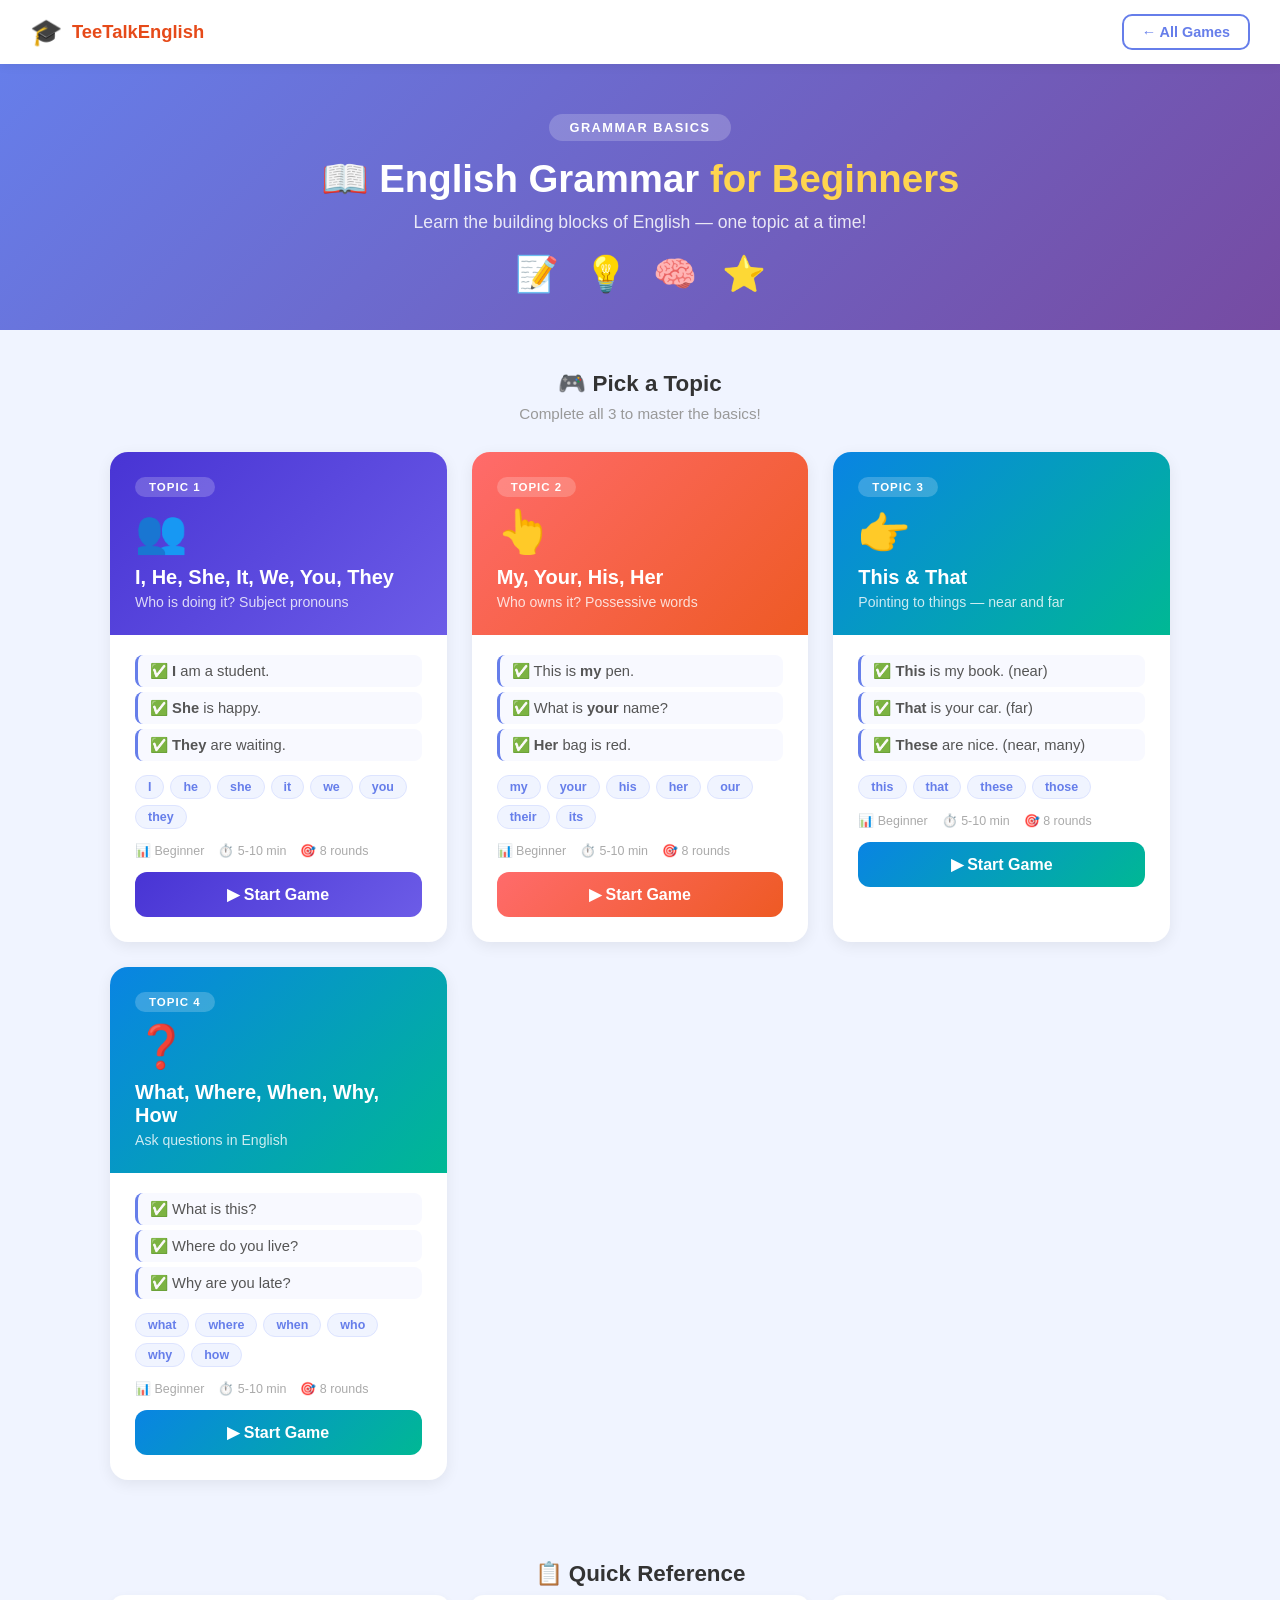
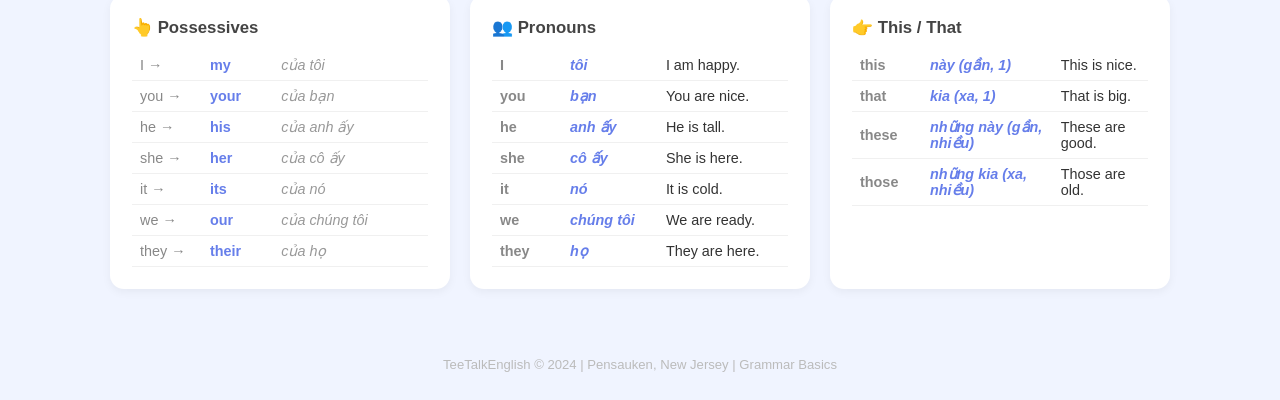
<file: index.html>
<!DOCTYPE html>
<html lang="en">
<head>
    <meta charset="UTF-8">
    <meta name="viewport" content="width=device-width, initial-scale=1.0">
    <title>TeeTalkEnglish - Grammar Basics</title>
    <link rel="stylesheet" href="style.css">
</head>
<body>

    <nav class="navbar">
        <a href="../index.html" class="logo">
            <span class="logo-icon">🎓</span>
            <span class="logo-text">TeeTalkEnglish</span>
        </a>
        <a href="../index.html" class="nav-link">← All Games</a>
    </nav>

    <!-- Hero -->
    <section class="hub-hero">
        <div class="hero-badge">Grammar Basics</div>
        <h1>📖 English Grammar <span class="highlight">for Beginners</span></h1>
        <p class="hero-sub">Learn the building blocks of English — one topic at a time!</p>
        <div class="hero-emojis">
            <span>📝</span><span>💡</span><span>🧠</span><span>⭐</span>
        </div>
    </section>

    <!-- Topic Cards -->
    <section class="hub-topics">
        <h2 class="hub-section-title">🎮 Pick a Topic</h2>
        <p class="hub-section-sub">Complete all 3 to master the basics!</p>

        <div class="topic-grid">

          

            <!-- Topic 1: Pronouns -->
            <div class="topic-card">
                <div class="topic-header pron-color">
                    <span class="topic-num">Topic 1</span>
                    <div class="topic-emoji">👥</div>
                    <h3>I, He, She, It, We, You, They</h3>
                    <p class="topic-tagline">Who is doing it? Subject pronouns</p>
                </div>
                <div class="topic-body">
                    <div class="topic-preview">
                        <div class="preview-ex">✅ <strong>I</strong> am a student.</div>
                        <div class="preview-ex">✅ <strong>She</strong> is happy.</div>
                        <div class="preview-ex">✅ <strong>They</strong> are waiting.</div>
                    </div>
                    <div class="topic-words">
                        <span class="tw">I</span>
                        <span class="tw">he</span>
                        <span class="tw">she</span>
                        <span class="tw">it</span>
                        <span class="tw">we</span>
                        <span class="tw">you</span>
                        <span class="tw">they</span>
                    </div>
                    <div class="topic-info">
                        <span>📊 Beginner</span>
                        <span>⏱️ 5-10 min</span>
                        <span>🎯 8 rounds</span>
                    </div>
                    <a href="game1/index.html" class="topic-play-btn pron-btn">▶ Start Game</a>
                </div>
            </div>

  <!-- Topic 2: Possessives -->
            <div class="topic-card">
                <div class="topic-header poss-color">
                    <span class="topic-num">Topic 2</span>
                    <div class="topic-emoji">👆</div>
                    <h3>My, Your, His, Her</h3>
                    <p class="topic-tagline">Who owns it? Possessive words</p>
                </div>
                <div class="topic-body">
                    <div class="topic-preview">
                        <div class="preview-ex">✅ This is <strong>my</strong> pen.</div>
                        <div class="preview-ex">✅ What is <strong>your</strong> name?</div>
                        <div class="preview-ex">✅ <strong>Her</strong> bag is red.</div>
                    </div>
                    <div class="topic-words">
                        <span class="tw">my</span>
                        <span class="tw">your</span>
                        <span class="tw">his</span>
                        <span class="tw">her</span>
                        <span class="tw">our</span>
                        <span class="tw">their</span>
                        <span class="tw">its</span>
                    </div>
                    <div class="topic-info">
                        <span>📊 Beginner</span>
                        <span>⏱️ 5-10 min</span>
                        <span>🎯 8 rounds</span>
                    </div>
                    <a href="game2/index.html" class="topic-play-btn poss-btn">▶ Start Game</a>
                </div>
            </div>

            <!-- Topic 3: This/That -->
            <div class="topic-card">
                <div class="topic-header this-color">
                    <span class="topic-num">Topic 3</span>
                    <div class="topic-emoji">👉</div>
                    <h3>This & That</h3>
                    <p class="topic-tagline">Pointing to things — near and far</p>
                </div>
                <div class="topic-body">
                    <div class="topic-preview">
                        <div class="preview-ex">✅ <strong>This</strong> is my book. (near)</div>
                        <div class="preview-ex">✅ <strong>That</strong> is your car. (far)</div>
                        <div class="preview-ex">✅ <strong>These</strong> are nice. (near, many)</div>
                    </div>
                    <div class="topic-words">
                        <span class="tw">this</span>
                        <span class="tw">that</span>
                        <span class="tw">these</span>
                        <span class="tw">those</span>
                    </div>
                    <div class="topic-info">
                        <span>📊 Beginner</span>
                        <span>⏱️ 5-10 min</span>
                        <span>🎯 8 rounds</span>
                    </div>
                    <a href="game3/index.html" class="topic-play-btn this-btn">▶ Start Game</a>
                </div>
            </div>

            
            <!-- Topic 4: Where, When -->
            <div class="topic-card">
    <div class="topic-header this-color">
        <span class="topic-num">Topic 4</span>
        <div class="topic-emoji">❓</div>
        <h3>What, Where, When, Why, How</h3>
        <p class="topic-tagline">Ask questions in English</p>
    </div>
    <div class="topic-body">
        <div class="topic-preview">
            <div class="preview-ex">✅ What is this?</div>
            <div class="preview-ex">✅ Where do you live?</div>
            <div class="preview-ex">✅ Why are you late?</div>
        </div>
        <div class="topic-words">
            <span class="tw">what</span>
            <span class="tw">where</span>
            <span class="tw">when</span>
            <span class="tw">who</span>
            <span class="tw">why</span>
            <span class="tw">how</span>
        </div>
        <div class="topic-info">
            <span>📊 Beginner</span>
            <span>⏱️ 5-10 min</span>
            <span>🎯 8 rounds</span>
        </div>
        <a href="game4/index.html" class="topic-play-btn this-btn">▶ Start Game</a>
    </div>
</div>
        </div>
    </section>

    <!-- Quick Reference -->
    <section class="hub-reference">
        <h2 class="hub-section-title">📋 Quick Reference</h2>
        <div class="ref-grid">
            <div class="ref-box">
                <h4>👆 Possessives</h4>
                <table class="ref-tbl">
                    <tr><td>I →</td><td><strong>my</strong></td><td class="vn-hint">của tôi</td></tr>
                    <tr><td>you →</td><td><strong>your</strong></td><td class="vn-hint">của bạn</td></tr>
                    <tr><td>he →</td><td><strong>his</strong></td><td class="vn-hint">của anh ấy</td></tr>
                    <tr><td>she →</td><td><strong>her</strong></td><td class="vn-hint">của cô ấy</td></tr>
                    <tr><td>it →</td><td><strong>its</strong></td><td class="vn-hint">của nó</td></tr>
                    <tr><td>we →</td><td><strong>our</strong></td><td class="vn-hint">của chúng tôi</td></tr>
                    <tr><td>they →</td><td><strong>their</strong></td><td class="vn-hint">của họ</td></tr>
                </table>
            </div>
            <div class="ref-box">
                <h4>👥 Pronouns</h4>
                <table class="ref-tbl">
                    <tr><td><strong>I</strong></td><td class="vn-hint">tôi</td><td>I am happy.</td></tr>
                    <tr><td><strong>you</strong></td><td class="vn-hint">bạn</td><td>You are nice.</td></tr>
                    <tr><td><strong>he</strong></td><td class="vn-hint">anh ấy</td><td>He is tall.</td></tr>
                    <tr><td><strong>she</strong></td><td class="vn-hint">cô ấy</td><td>She is here.</td></tr>
                    <tr><td><strong>it</strong></td><td class="vn-hint">nó</td><td>It is cold.</td></tr>
                    <tr><td><strong>we</strong></td><td class="vn-hint">chúng tôi</td><td>We are ready.</td></tr>
                    <tr><td><strong>they</strong></td><td class="vn-hint">họ</td><td>They are here.</td></tr>
                </table>
            </div>
            <div class="ref-box">
                <h4>👉 This / That</h4>
                <table class="ref-tbl">
                    <tr><td><strong>this</strong></td><td class="vn-hint">này (gần, 1)</td><td>This is nice.</td></tr>
                    <tr><td><strong>that</strong></td><td class="vn-hint">kia (xa, 1)</td><td>That is big.</td></tr>
                    <tr><td><strong>these</strong></td><td class="vn-hint">những này (gần, nhiều)</td><td>These are good.</td></tr>
                    <tr><td><strong>those</strong></td><td class="vn-hint">những kia (xa, nhiều)</td><td>Those are old.</td></tr>
                </table>
            </div>
        </div>
    </section>

    <footer>
        <p>TeeTalkEnglish © 2024 | Pensauken, New Jersey | Grammar Basics</p>
    </footer>
</body>
</html>
</file>
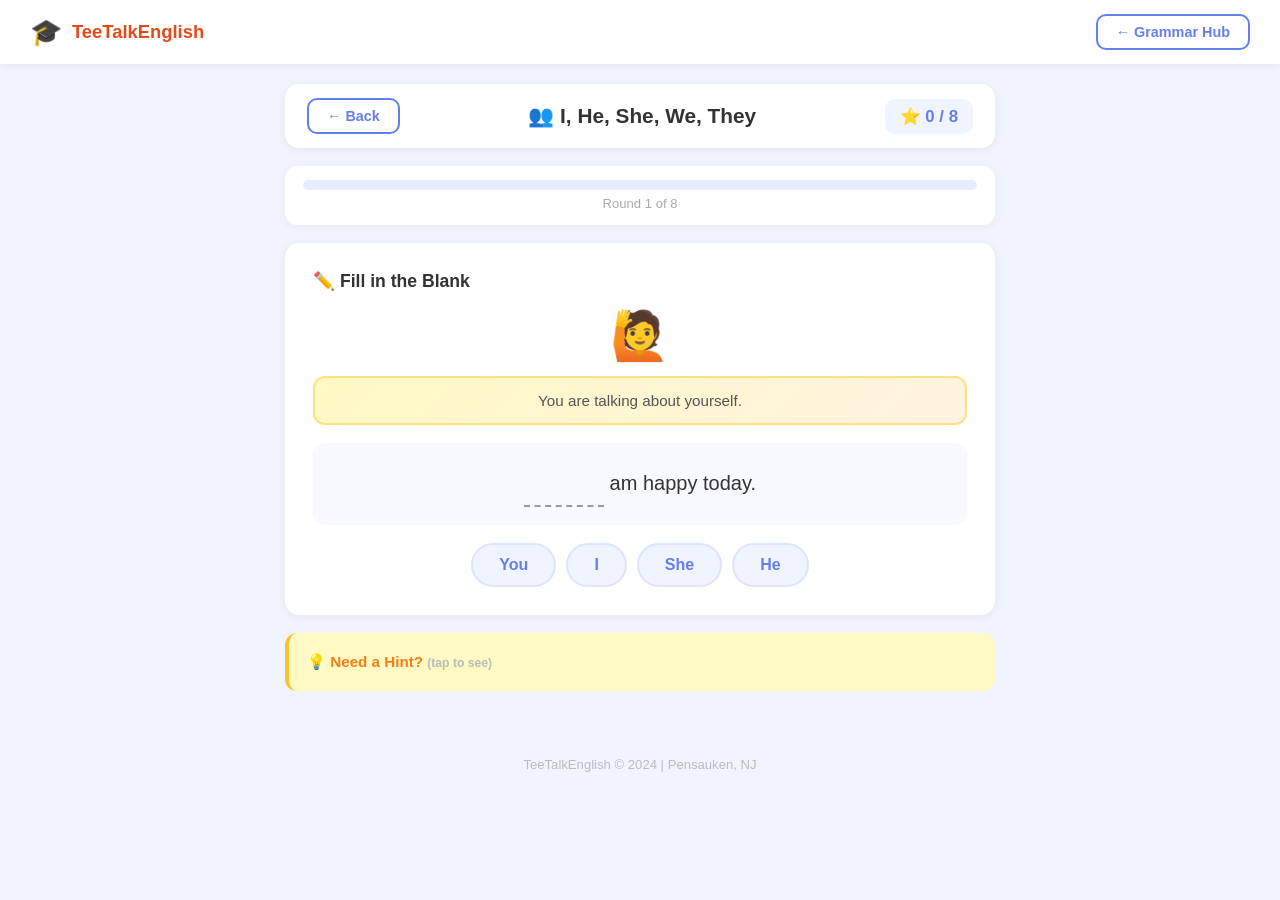
<file: game1/index.html>
<!DOCTYPE html>
<html lang="en">
<head>
    <meta charset="UTF-8">
    <meta name="viewport" content="width=device-width, initial-scale=1.0">
    <title>TeeTalkEnglish - Pronouns: I, He, She, It, We, You, They</title>
    <link rel="stylesheet" href="../style.css">
</head>
<body>
    <nav class="navbar">
        <a href="../index.html" class="logo">
            <span class="logo-icon">🎓</span>
            <span class="logo-text">TeeTalkEnglish</span>
        </a>
        <a href="../index.html" class="nav-link">← Grammar Hub</a>
    </nav>

    <div class="game-wrap">
        <div class="game-top">
            <a href="../index.html" class="nav-link">← Back</a>
            <h1>👥 I, He, She, We, They</h1>
            <div class="game-score">⭐ <span id="sc">0</span> / <span id="tt">8</span></div>
        </div>
        <div class="g-progress">
            <div class="g-progress-track"><div class="g-progress-fill" id="pbar"></div></div>
            <span class="g-progress-text" id="ptxt">Round 1 of 8</span>
        </div>
        <div class="g-area" id="garea"></div>
        <div class="g-fb" id="gfb"></div>
        <div class="g-help" id="ghelp"></div>
        <div class="g-next" id="gnext"><button class="g-next-btn" onclick="nxt()">Next →</button></div>
        <div class="g-done" id="gdone"></div>
    </div>
    <footer><p>TeeTalkEnglish © 2024 | Pensauken, NJ</p></footer>

<script>
var R = [
    {
        t:"fill", title:"✏️ Fill in the Blank",
        vis:"🙋", scene:"You are talking about yourself.",
        pre:"", post:" am happy today.",
        ans:"I", opts:["I","He","She","You"],
        hw:"I", hv:"tôi", he:"Use 'I' when talking about yourself. Always capital!",
        ex:"'I' = yourself. Always write 'I' with a capital letter."
    },
    {
        t:"fill", title:"✏️ Fill in the Blank",
        vis:"👩🎵", scene:"A woman is singing. You talk about her.",
        pre:"", post:" is singing a song.",
        ans:"She", opts:["She","He","It","They"],
        hw:"she", hv:"cô ấy", he:"Use 'she' for one woman or girl.",
        ex:"'She' = one female person. The woman → She."
    },
    {
        t:"fill", title:"✏️ Fill in the Blank",
        vis:"👨📖", scene:"A man is reading a book.",
        pre:"", post:" is reading a book.",
        ans:"He", opts:["He","She","I","We"],
        hw:"he", hv:"anh ấy", he:"Use 'he' for one man or boy.",
        ex:"'He' = one male person. The man → He."
    },
    {
        t:"fill", title:"✏️ Fill in the Blank",
        vis:"☀️🌡️", scene:"You talk about the weather today.",
        pre:"", post:" is very hot today.",
        ans:"It", opts:["It","He","She","They"],
        hw:"it", hv:"nó", he:"Use 'it' for things, weather, animals, or time.",
        ex:"'It' = things/weather/time. The weather → It is hot."
    },
    {
        t:"fill", title:"✏️ Fill in the Blank",
        vis:"👩🧑🍽️", scene:"You and your friend are eating together.",
        pre:"", post:" are eating lunch.",
        ans:"We", opts:["We","They","You","I"],
        hw:"we", hv:"chúng tôi", he:"Use 'we' for yourself + other people together.",
        ex:"'We' = me + someone else. Me + friend → We."
    },
    {
        t:"fill", title:"✏️ Fill in the Blank",
        vis:"👩‍🏫💬", scene:"You are talking TO your friend directly.",
        pre:"", post:" are very smart!",
        ans:"You", opts:["You","We","They","She"],
        hw:"you", hv:"bạn", he:"Use 'you' when talking TO someone.",
        ex:"'You' = the person you talk to. Talking to friend → You."
    },
    {
        t:"choice", title:"💬 Choose the Correct Sentence",
        vis:"👧👦🏃", scene:"Two children are running in the park.",
        q:"Which sentence is correct?",
        ans:"They are running fast.",
        opts:[
            "They are running fast.",
            "He are running fast.",
            "We are running fast.",
            "It are running fast."
        ],
        hw:"they", hv:"họ", he:"Use 'they' for other people (more than 1).",
        ex:"'They' = other people (plural). Two children → They."
    },
    {
        t:"match", title:"🔗 Match: Picture → Pronoun",
        inst:"Match each picture to the correct pronoun.",
        pairs:[
            {l:"🙋 (myself)", r:"I"},
              {l:"💬 (talking to someone)", r:"you"},
            {l:"👩 (one woman)", r:"she"},
            {l:"👨 (one man)", r:"he"},
            {l:"🏠 (a thing)", r:"it"},
            {l:"👫👫 (other people)", r:"they"},
            {l:"👩🧑 (me + friend)", r:"we"},
        ],
        hw:"pronouns", hv:"đại từ", he:"Pronouns replace names. 'The man' → 'he'.",
        ex:"I=myself, she=woman, he=man, it=thing, they=group"
    }
];

var cur = 0;
var sc = 0;
var tot = R.length;
var mL = null;
var mR = null;
var mC = 0;
var mP = {};

window.onload = function() {
    go();
};

function shuf(arr) {
    var a = arr.slice();
    for (var i = a.length - 1; i > 0; i--) {
        var j = Math.floor(Math.random() * (i + 1));
        var t = a[i];
        a[i] = a[j];
        a[j] = t;
    }
    return a;
}

function go() {
    if (cur >= tot) {
        done();
        return;
    }
    var r = R[cur];
    prog();
    hfb();
    hnx();
    hhlp();
    var a = document.getElementById("garea");
    a.style.display = "block";
    if (r.t === "fill") rFill(r, a);
    else if (r.t === "choice") rChoice(r, a);
    else if (r.t === "match") rMatch(r, a);
    shlp(r);
}

function nxt() {
    cur++;
    go();
}

function prog() {
    document.getElementById("pbar").style.width = (cur / tot * 100) + "%";
    document.getElementById("ptxt").textContent = "Round " + (cur + 1) + " of " + tot;
    document.getElementById("sc").textContent = sc;
}

// ===== FILL IN THE BLANK =====
function rFill(r, a) {
    var h = '<div class="g-title">' + r.title + '</div>';
    if (r.vis) h += '<div class="g-visual">' + r.vis + '</div>';
    if (r.scene) h += '<div class="g-scenario">' + r.scene + '</div>';
    h += '<div class="g-sentence">' + r.pre;
    h += '<span class="g-blank" id="bl">&nbsp;&nbsp;&nbsp;&nbsp;&nbsp;&nbsp;</span>';
    h += r.post + '</div>';
       var mixed = shuf(r.opts);
    h += '<div class="g-choices">';
    for (var i = 0; i < mixed.length; i++) {
        h += '<div class="g-choice" data-w="' + mixed[i] + '" onclick="cFill(this)">' + mixed[i] + '</div>';
    }
    h += '</div>';
    a.innerHTML = h;
}

function cFill(el) {
    var r = R[cur];
    var w = el.getAttribute("data-w");
    var ok = (w.toLowerCase() === r.ans.toLowerCase());

    var all = document.querySelectorAll(".g-choice");
    for (var i = 0; i < all.length; i++) {
        all[i].classList.add("off");
        all[i].style.pointerEvents = "none";
        if (all[i].getAttribute("data-w").toLowerCase() === r.ans.toLowerCase()) {
            all[i].classList.add("correct");
        }
        if (all[i].getAttribute("data-w") === w && !ok) {
            all[i].classList.add("wrong");
        }
    }

    var bl = document.getElementById("bl");
    bl.textContent = r.ans;
    bl.style.borderBottomStyle = "solid";
    bl.style.borderBottomColor = ok ? "#4caf50" : "#ef5350";

    if (ok) {
        sc++;
        prog();
    }
    sfb(ok, r.ex);
        revH();
    snx();
}

// ===== MULTIPLE CHOICE =====
function rChoice(r, a) {
    var h = '<div class="g-title">' + r.title + '</div>';
    if (r.vis) h += '<div class="g-visual">' + r.vis + '</div>';
    if (r.scene) h += '<div class="g-scenario">' + r.scene + '</div>';
    h += '<div class="g-instruction">' + r.q + '</div>';
       var mixed = shuf(r.opts);
    h += '<div class="g-stack">';
    for (var i = 0; i < mixed.length; i++) {
        h += '<div class="g-stack-item" onclick="cChoice(this)">' + mixed[i] + '</div>';
    }
    h += '</div>';
    a.innerHTML = h;
}

function cChoice(el) {
    var r = R[cur];
    var w = el.textContent;
    var ok = (w === r.ans);

    var all = document.querySelectorAll(".g-stack-item");
    for (var i = 0; i < all.length; i++) {
        all[i].classList.add("off");
        all[i].style.pointerEvents = "none";
        if (all[i].textContent === r.ans) {
            all[i].classList.add("correct");
        }
    }
    if (!ok) {
        el.classList.add("wrong");
    }

    if (ok) {
        sc++;
        prog();
    }
    sfb(ok, r.ex);
        revH();
    snx();
}

// ===== MATCHING =====
function rMatch(r, a) {
    mL = null;
    mR = null;
    mC = 0;
    mP = {};

    for (var i = 0; i < r.pairs.length; i++) {
        mP[r.pairs[i].l] = r.pairs[i].r;
    }

    // Shuffle right column
    var rr = [];
    for (var i = 0; i < r.pairs.length; i++) {
        rr.push(r.pairs[i].r);
    }
    for (var i = rr.length - 1; i > 0; i--) {
        var j = Math.floor(Math.random() * (i + 1));
        var t = rr[i];
        rr[i] = rr[j];
        rr[j] = t;
    }

    var h = '<div class="g-title">' + r.title + '</div>';
    if (r.inst) h += '<div class="g-instruction">' + r.inst + '</div>';
    h += '<div class="g-match-wrap">';
    h += '<div class="g-match-col"><h4>Picture</h4>';
    for (var i = 0; i < r.pairs.length; i++) {
        h += '<div class="g-match-item g-ml" data-v="' + r.pairs[i].l + '" onclick="cML(this)">' + r.pairs[i].l + '</div>';
    }
    h += '</div>';
    h += '<div class="g-match-col"><h4>Pronoun</h4>';
    for (var i = 0; i < rr.length; i++) {
        h += '<div class="g-match-item g-mr" data-v="' + rr[i] + '" onclick="cMR(this)">' + rr[i] + '</div>';
    }
    h += '</div></div>';
    a.innerHTML = h;
}

function cML(el) {
    if (el.classList.contains("done")) return;
    var all = document.querySelectorAll(".g-ml");
    for (var i = 0; i < all.length; i++) all[i].classList.remove("sel");
    el.classList.add("sel");
    mL = el.getAttribute("data-v");
    if (mR) tM();
}

function cMR(el) {
    if (el.classList.contains("done")) return;
    var all = document.querySelectorAll(".g-mr");
    for (var i = 0; i < all.length; i++) all[i].classList.remove("sel");
    el.classList.add("sel");
    mR = el.getAttribute("data-v");
    if (mL) tM();
}

function tM() {
    var r = R[cur];
    var lE = document.querySelector('.g-ml[data-v="' + mL + '"]');
    var rE = document.querySelector('.g-mr[data-v="' + mR + '"]');

    if (mP[mL] === mR) {
        lE.classList.remove("sel");
        rE.classList.remove("sel");
        lE.classList.add("done");
        rE.classList.add("done");
        lE.innerHTML = "✅ " + mL;
        rE.innerHTML = "✅ " + mR;
        mC++;
        if (mC === r.pairs.length) {
            sc++;
            prog();
            sfb(true, r.ex);
            revH();
            snx();
        }
    } else {
        lE.classList.add("bad");
        rE.classList.add("bad");
        setTimeout(function() {
            lE.classList.remove("sel", "bad");
            rE.classList.remove("sel", "bad");
        }, 500);
    }
    mL = null;
    mR = null;
}

// ===== FEEDBACK =====
function sfb(ok, ex) {
    var f = document.getElementById("gfb");
    f.className = "g-fb show " + (ok ? "ok" : "no");
    var html = '<span class="g-fb-icon">' + (ok ? "✅" : "❌") + '</span>';
    html += '<strong>' + (ok ? "Correct!" : "Not quite.") + '</strong>';
    if (ex) html += '<div class="g-fb-explain">' + ex + '</div>';
    f.innerHTML = html;
}

function hfb() {
    var f = document.getElementById("gfb");
    f.className = "g-fb";
    f.innerHTML = "";
}

// ===== HELP =====
function shlp(r) {
    if (!r.hw) { hhlp(); return; }
    var h = document.getElementById("ghelp");
    h.className = "g-help show";
    h.innerHTML = '<div id="hbtn" onclick="openH()" style="cursor:pointer; font-weight:700; color:#f57f17; font-size:0.95em; padding:6px 0;">' +
        '💡 Need a Hint? <span style="font-size:0.8em; color:#bbb;">(tap to see)</span>' +
        '</div>' +
        '<div id="hcon" style="display:none; margin-top:8px; padding-top:8px; border-top:1px dashed #fbc02d;">' +
        '<span class="g-help-word">' + r.hw + '</span> ' +
        '<span class="g-help-vn">' + r.hv + '</span>' +
        '<span class="g-help-ex">' + r.he + '</span>' +
        '</div>';
}

function openH() {
    var c = document.getElementById("hcon");
    var b = document.getElementById("hbtn");
    if (c) c.style.display = "block";
    if (b) { b.innerHTML = "💡 Word Help"; b.style.cursor = "default"; b.onclick = null; }
}

function revH() {
    var c = document.getElementById("hcon");
    var b = document.getElementById("hbtn");
    if (c) c.style.display = "block";
    if (b) { b.innerHTML = "💡 Word Help"; b.style.cursor = "default"; b.onclick = null; }
}

function hhlp() {
    document.getElementById("ghelp").className = "g-help";
}

// ===== NEXT =====
function snx() {
    document.getElementById("gnext").style.display = "block";
}

function hnx() {
    document.getElementById("gnext").style.display = "none";
}

// ===== COMPLETION =====
function done() {
    document.getElementById("garea").style.display = "none";
    document.getElementById("gnext").style.display = "none";
    hfb();
    hhlp();
    document.querySelector(".g-progress").style.display = "none";

    var p = sc / tot;
    var s = 0;
    if (p === 1) s = 5;
    else if (p >= 0.8) s = 4;
    else if (p >= 0.6) s = 3;
    else if (p >= 0.4) s = 2;
    else if (p > 0) s = 1;

    var st = "";
    for (var i = 0; i < s; i++) st += "⭐";
    for (var i = s; i < 5; i++) st += "☆";

    var ms = "";
    if (p === 1) ms = "Perfect! You know all the pronouns! 🎉";
    else if (p >= 0.7) ms = "Great job! Almost there! 💪";
    else ms = "Keep practicing! You'll get it! 🌱";

    var d = document.getElementById("gdone");
    d.className = "g-done show";
    d.innerHTML = '<div class="g-done-trophy">🏆</div>' +
        '<h2>Well Done!</h2>' +
        '<p class="g-done-score">You got ' + sc + ' out of ' + tot + ' correct!</p>' +
        '<div class="g-done-stars">' + st + '</div>' +
        '<p class="g-done-msg">' + ms + '</p>' +
        '<div class="g-done-btns">' +
        '<button class="g-retry" onclick="restart()">🔄 Play Again</button>' +
        '<a href="../index.html" class="g-home">📖 Grammar Hub</a>' +
        '</div>';
}

function restart() {
    cur = 0;
    sc = 0;
    document.getElementById("gdone").className = "g-done";
    document.getElementById("garea").style.display = "block";
    document.querySelector(".g-progress").style.display = "block";
    prog();
    go();
}
</script>
</body>
</html>
</file>
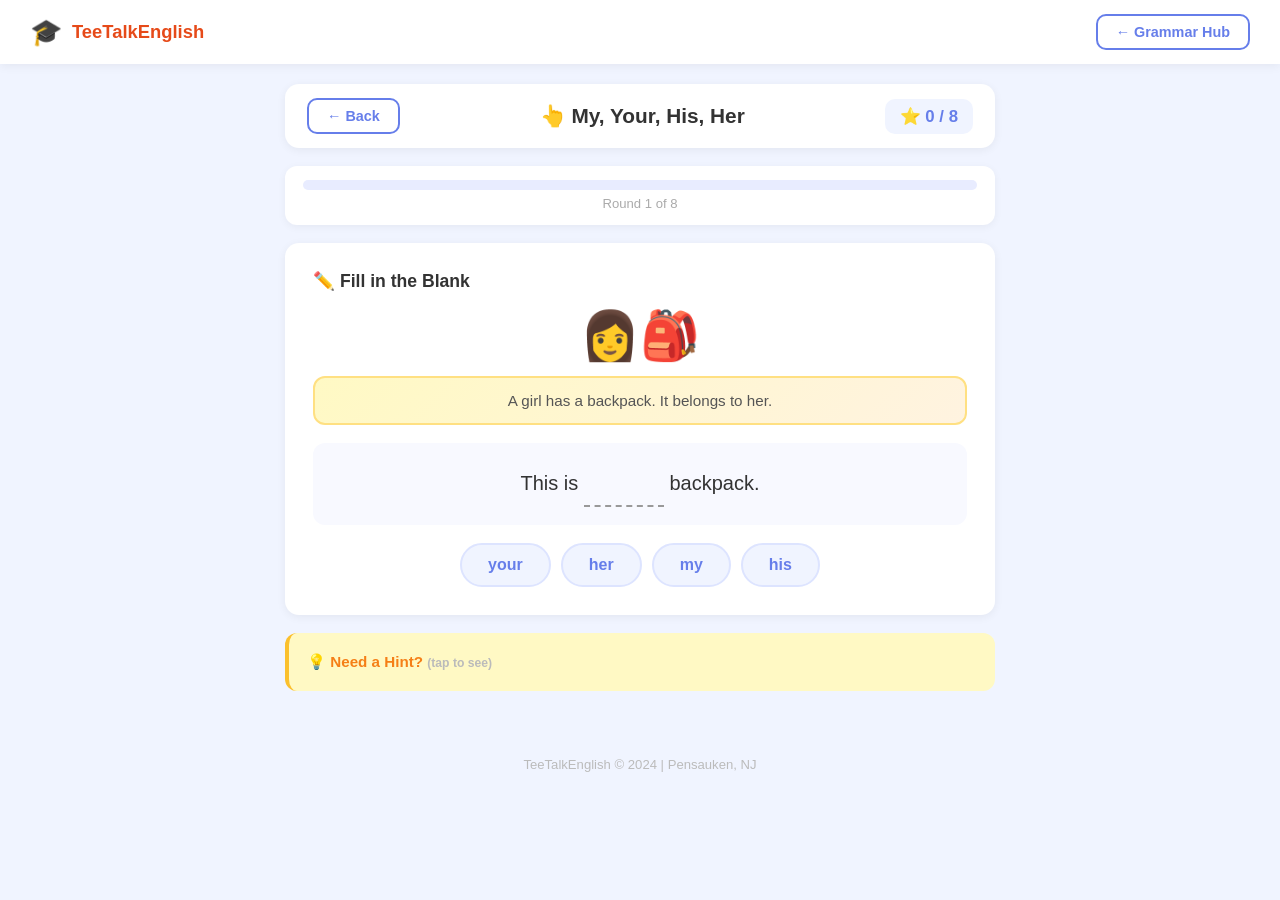
<file: game2/index.html>
<!DOCTYPE html>
<html lang="en">
<head>
    <meta charset="UTF-8">
    <meta name="viewport" content="width=device-width, initial-scale=1.0">
    <title>TeeTalkEnglish - Possessives: My, Your, His, Her</title>
    <link rel="stylesheet" href="../style.css">
</head>
<body>
    <nav class="navbar">
        <a href="../index.html" class="logo">
            <span class="logo-icon">🎓</span>
            <span class="logo-text">TeeTalkEnglish</span>
        </a>
        <a href="../index.html" class="nav-link">← Grammar Hub</a>
    </nav>

    <div class="game-wrap">
        <div class="game-top">
            <a href="../index.html" class="nav-link">← Back</a>
            <h1>👆 My, Your, His, Her</h1>
            <div class="game-score">⭐ <span id="sc">0</span> / <span id="tt">8</span></div>
        </div>
        <div class="g-progress">
            <div class="g-progress-track"><div class="g-progress-fill" id="pbar"></div></div>
            <span class="g-progress-text" id="ptxt">Round 1 of 8</span>
        </div>
        <div class="g-area" id="garea"></div>
        <div class="g-fb" id="gfb"></div>
        <div class="g-help" id="ghelp"></div>
        <div class="g-next" id="gnext"><button class="g-next-btn" onclick="nxt()">Next →</button></div>
        <div class="g-done" id="gdone"></div>
    </div>
    <footer><p>TeeTalkEnglish © 2024 | Pensauken, NJ</p></footer>

<script>
var R = [
    {
        t: "fill",
        title: "✏️ Fill in the Blank",
        vis: "👩🎒",
        scene: "A girl has a backpack. It belongs to her.",
        pre: "This is ",
        post: " backpack.",
        ans: "her",
        opts: ["her", "his", "my", "your"],
        hw: "her",
        hv: "của cô ấy",
        he: "she → her. Use 'her' for a woman/girl.",
        ex: "'Her' = belongs to she. She → her backpack."
    },
    {
        t: "fill",
        title: "✏️ Fill in the Blank",
        vis: "🙋📱",
        scene: "You are holding your phone. It belongs to you.",
        pre: "This is ",
        post: " phone.",
        ans: "my",
        opts: ["my", "your", "his", "our"],
        hw: "my",
        hv: "của tôi",
        he: "I → my. Use 'my' when it belongs to you.",
        ex: "'My' = belongs to me. I → my phone."
    },
    {
        t: "fill",
        title: "✏️ Fill in the Blank",
        vis: "👨🚗",
        scene: "A man is standing next to a car. It belongs to him.",
        pre: "That is ",
        post: " car.",
        ans: "his",
        opts: ["his", "her", "my", "their"],
        hw: "his",
        hv: "của anh ấy",
        he: "he → his. Use 'his' for a man/boy.",
        ex: "'His' = belongs to he. He → his car."
    },
    {
        t: "choice",
        title: "💬 Choose the Correct Sentence",
        vis: "👩‍🏫💬",
        scene: "The teacher asks a student for their name.",
        q: "Which sentence is correct?",
        ans: "What is your name?",
        opts: [
            "What is your name?",
            "What is you name?",
            "What is my name?",
            "What is her name?"
        ],
        hw: "your",
        hv: "của bạn",
        he: "you → your. Use 'your' when talking TO someone.",
        ex: "When you ask someone directly, use 'your' (not 'you')."
    },
    {
        t: "fill",
        title: "✏️ Fill in the Blank",
        vis: "👫🏠",
        scene: "You and your friend share a house. It belongs to both of you.",
        pre: "This is ",
        post: " house.",
        ans: "our",
        opts: ["our", "my", "your", "their"],
        hw: "our",
        hv: "của chúng tôi",
        he: "we → our. Use 'our' for me + other people.",
        ex: "'Our' = belongs to we. We share it → our house."
    },
    {
        t: "fill",
        title: "✏️ Fill in the Blank",
        vis: "👨‍👩‍👧‍👦🐕",
        scene: "A family has a dog. The dog belongs to them.",
        pre: "That is ",
        post: " dog.",
        ans: "their",
        opts: ["their", "our", "his", "your"],
        hw: "their",
        hv: "của họ",
        he: "they → their. Use 'their' for a group of other people.",
        ex: "'Their' = belongs to they. The family → their dog."
    },
    {
        t: "match",
        title: "🔗 Match: Person → Possessive",
        inst: "Match each pronoun to the correct possessive word.",
        pairs: [
            { l: "I →", r: "my" },
            { l: "you →", r: "your" },
            { l: "he →", r: "his" },
            { l: "she →", r: "her" },
            { l: "we →", r: "our" }
        ],
        hw: "possessives",
        hv: "sở hữu",
        he: "Possessive words show who owns something.",
        ex: "I→my, you→your, he→his, she→her, we→our"
    },
    {
        t: "fill",
        title: "✏️ Fill in the Blank",
        vis: "🐱🥣",
        scene: "A cat is eating food. The food belongs to the cat.",
        pre: "The cat is eating ",
        post: " food.",
        ans: "its",
        opts: ["its", "his", "her", "their"],
        hw: "its",
        hv: "của nó (vật)",
        he: "it → its. Use 'its' for things or animals. No apostrophe!",
        ex: "'Its' = belongs to it. The cat (it) → its food."
    }
];

var cur = 0;
var sc = 0;
var tot = R.length;
var mL = null;
var mR = null;
var mC = 0;
var mP = {};

window.onload = function() {
    go();
};

function go() {
    if (cur >= tot) {
        done();
        return;
    }
    var r = R[cur];
    prog();
    hfb();
    hnx();
    hhlp();
    var a = document.getElementById("garea");
    a.style.display = "block";

    if (r.t === "fill") {
        rFill(r, a);
    } else if (r.t === "choice") {
        rChoice(r, a);
    } else if (r.t === "match") {
        rMatch(r, a);
    }

    shlp(r);
}

function nxt() {
    cur++;
    go();
}

function prog() {
    document.getElementById("pbar").style.width = (cur / tot * 100) + "%";
    document.getElementById("ptxt").textContent = "Round " + (cur + 1) + " of " + tot;
    document.getElementById("sc").textContent = sc;
}

// ===== FILL IN THE BLANK =====
function rFill(r, a) {
    var h = '';
    h += '<div class="g-title">' + r.title + '</div>';
    if (r.vis) h += '<div class="g-visual">' + r.vis + '</div>';
    if (r.scene) h += '<div class="g-scenario">' + r.scene + '</div>';
    h += '<div class="g-sentence">';
    h += r.pre;
    h += '<span class="g-blank" id="bl">&nbsp;&nbsp;&nbsp;&nbsp;&nbsp;&nbsp;</span>';
    h += r.post;
    h += '</div>';
    h += '<div class="g-choices">';
   var shuffledOpts = shuf(r.opts);

for (var i = 0; i < shuffledOpts.length; i++) {
    h += '<div class="g-choice" data-w="' + shuffledOpts[i] + '" onclick="cFill(this)">' + shuffledOpts[i] + '</div>';
}
    h += '</div>';
    a.innerHTML = h;
}

function cFill(el) {
    var r = R[cur];
    var w = el.getAttribute("data-w");
    var ok = (w.toLowerCase() === r.ans.toLowerCase());

    var all = document.querySelectorAll(".g-choice");
    for (var i = 0; i < all.length; i++) {
        all[i].classList.add("off");
        all[i].style.pointerEvents = "none";
        if (all[i].getAttribute("data-w").toLowerCase() === r.ans.toLowerCase()) {
            all[i].classList.add("correct");
        }
        if (all[i].getAttribute("data-w") === w && !ok) {
            all[i].classList.add("wrong");
        }
    }

    var bl = document.getElementById("bl");
    bl.textContent = r.ans;
    bl.style.borderBottomStyle = "solid";
    bl.style.borderBottomColor = ok ? "#4caf50" : "#ef5350";

    if (ok) { sc++; prog(); }
    sfb(ok, r.ex);
    revealHint();
    snx();
}

// ===== CHOICE =====
function rChoice(r, a) {
    var h = '<div class="g-title">' + r.title + '</div>';
    if (r.vis) h += '<div class="g-visual">' + r.vis + '</div>';
    if (r.scene) h += '<div class="g-scenario">' + r.scene + '</div>';
    h += '<div class="g-instruction">' + r.q + '</div>';

    // Shuffle the options
    var shuffledOpts = shuf(r.opts);
    console.log("Shuffled options:", shuffledOpts);

    h += '<div class="g-stack">';
    for (var i = 0; i < shuffledOpts.length; i++) {
        h += '<div class="g-stack-item" onclick="cChoice(this)">' + shuffledOpts[i] + '</div>';
    }
    h += '</div>';

    a.innerHTML = h;
}

function shuf(arr) {
    var a = arr.slice();
    for (var i = a.length - 1; i > 0; i--) {
        var j = Math.floor(Math.random() * (i + 1));
        var t = a[i];
        a[i] = a[j];
        a[j] = t;
    }
    return a;
}

function cChoice(el) {
    var r = R[cur];
    var w = el.textContent;
    var ok = (w === r.ans);

    var all = document.querySelectorAll(".g-stack-item");
    for (var i = 0; i < all.length; i++) {
        all[i].classList.add("off");
        all[i].style.pointerEvents = "none";
        if (all[i].textContent === r.ans) {
            all[i].classList.add("correct");
        }
    }
    if (!ok) { el.classList.add("wrong"); }

    if (ok) { sc++; prog(); }
    sfb(ok, r.ex);
    revealHint();
    snx();
}

// ===== MATCHING =====
function rMatch(r, a) {
    mL = null;
    mR = null;
    mC = 0;
    mP = {};

    for (var i = 0; i < r.pairs.length; i++) {
        mP[r.pairs[i].l] = r.pairs[i].r;
    }

    var rr = [];
    for (var i = 0; i < r.pairs.length; i++) {
        rr.push(r.pairs[i].r);
    }
    for (var i = rr.length - 1; i > 0; i--) {
        var j = Math.floor(Math.random() * (i + 1));
        var t = rr[i];
        rr[i] = rr[j];
        rr[j] = t;
    }

    var h = '';
    h += '<div class="g-title">' + r.title + '</div>';
    if (r.inst) h += '<div class="g-instruction">' + r.inst + '</div>';
    h += '<div class="g-match-wrap">';

    h += '<div class="g-match-col"><h4>Person</h4>';
    for (var i = 0; i < r.pairs.length; i++) {
        h += '<div class="g-match-item g-ml" data-v="' + r.pairs[i].l + '" onclick="cML(this)">' + r.pairs[i].l + '</div>';
    }
    h += '</div>';

    h += '<div class="g-match-col"><h4>Possessive</h4>';
    for (var i = 0; i < rr.length; i++) {
        h += '<div class="g-match-item g-mr" data-v="' + rr[i] + '" onclick="cMR(this)">' + rr[i] + '</div>';
    }
    h += '</div>';

    h += '</div>';
    a.innerHTML = h;
}

function cML(el) {
    if (el.classList.contains("done")) return;
    var all = document.querySelectorAll(".g-ml");
    for (var i = 0; i < all.length; i++) all[i].classList.remove("sel");
    el.classList.add("sel");
    mL = el.getAttribute("data-v");
    if (mR) tM();
}

function cMR(el) {
    if (el.classList.contains("done")) return;
    var all = document.querySelectorAll(".g-mr");
    for (var i = 0; i < all.length; i++) all[i].classList.remove("sel");
    el.classList.add("sel");
    mR = el.getAttribute("data-v");
    if (mL) tM();
}

function tM() {
    var r = R[cur];
    var lE = document.querySelector('.g-ml[data-v="' + mL + '"]');
    var rE = document.querySelector('.g-mr[data-v="' + mR + '"]');

    if (mP[mL] === mR) {
        lE.classList.remove("sel");
        rE.classList.remove("sel");
        lE.classList.add("done");
        rE.classList.add("done");
        lE.innerHTML = "✅ " + mL;
        rE.innerHTML = "✅ " + mR;
        mC++;
        if (mC === r.pairs.length) {
            sc++;
            prog();
            sfb(true, r.ex);
            revealHint();
            snx();
        }
    } else {
        lE.classList.add("bad");
        rE.classList.add("bad");
        setTimeout(function() {
            lE.classList.remove("sel", "bad");
            rE.classList.remove("sel", "bad");
        }, 500);
    }
    mL = null;
    mR = null;
}

// ===== FEEDBACK =====
function sfb(ok, ex) {
    var f = document.getElementById("gfb");
    f.className = "g-fb show " + (ok ? "ok" : "no");
    var html = '<span class="g-fb-icon">' + (ok ? "✅" : "❌") + '</span>';
    html += '<strong>' + (ok ? "Correct!" : "Not quite.") + '</strong>';
    if (ex) html += '<div class="g-fb-explain">' + ex + '</div>';
    f.innerHTML = html;
}

function hfb() {
    var f = document.getElementById("gfb");
    f.className = "g-fb";
    f.innerHTML = "";
}

// ===== WORD HELP (HINT SYSTEM) =====
function shlp(r) {
    if (!r.hw) {
        hhlp();
        return;
    }
    var h = document.getElementById("ghelp");
    h.className = "g-help show";
    h.setAttribute("data-hw", r.hw);
    h.setAttribute("data-hv", r.hv);
    h.setAttribute("data-he", r.he);
    h.innerHTML = '<div class="g-hint-btn" id="hintbtn" onclick="openHint()" style="cursor:pointer; font-weight:700; color:#f57f17; font-size:0.95em; padding:6px 0;">' +
        '💡 Need a Hint? <span style="font-size:0.8em; color:#bbb;">(tap to see)</span>' +
        '</div>' +
        '<div id="ghintcontent" style="display:none; margin-top:8px; padding-top:8px; border-top:1px dashed #fbc02d;">' +
        '<span class="g-help-word">' + r.hw + '</span> ' +
        '<span class="g-help-vn">' + r.hv + '</span>' +
        '<span class="g-help-ex">' + r.he + '</span>' +
        '</div>';
}

function openHint() {
    var content = document.getElementById("ghintcontent");
    var btn = document.getElementById("hintbtn");
    if (content) content.style.display = "block";
    if (btn) {
        btn.innerHTML = "💡 Word Help";
        btn.style.cursor = "default";
        btn.onclick = null;
    }
}

function revealHint() {
    var content = document.getElementById("ghintcontent");
    var btn = document.getElementById("hintbtn");
    if (content) content.style.display = "block";
    if (btn) {
        btn.innerHTML = "💡 Word Help";
        btn.style.cursor = "default";
        btn.onclick = null;
    }
}

function hhlp() {
    var h = document.getElementById("ghelp");
    h.className = "g-help";
    h.innerHTML = "";
}

// ===== NEXT =====
function snx() {
    document.getElementById("gnext").style.display = "block";
}

function hnx() {
    document.getElementById("gnext").style.display = "none";
}

// ===== COMPLETION =====
function done() {
    document.getElementById("garea").style.display = "none";
    document.getElementById("gnext").style.display = "none";
    hfb();
    hhlp();
    document.querySelector(".g-progress").style.display = "none";

    var p = sc / tot;
    var s = 0;
    if (p === 1) s = 5;
    else if (p >= 0.8) s = 4;
    else if (p >= 0.6) s = 3;
    else if (p >= 0.4) s = 2;
    else if (p > 0) s = 1;

    var st = "";
    for (var i = 0; i < s; i++) st += "⭐";
    for (var i = s; i < 5; i++) st += "☆";

    var ms = "";
    if (p === 1) ms = "Perfect! You know your possessives! 🎉";
    else if (p >= 0.7) ms = "Great job! Almost there! 💪";
    else ms = "Keep practicing! You'll get it! 🌱";

    var d = document.getElementById("gdone");
    d.className = "g-done show";
    d.innerHTML = '<div class="g-done-trophy">🏆</div>' +
        '<h2>Well Done!</h2>' +
        '<p class="g-done-score">You got ' + sc + ' out of ' + tot + ' correct!</p>' +
        '<div class="g-done-stars">' + st + '</div>' +
        '<p class="g-done-msg">' + ms + '</p>' +
        '<div class="g-done-btns">' +
        '<button class="g-retry" onclick="restart()">🔄 Play Again</button>' +
        '<a href="../index.html" class="g-home">📖 Grammar Hub</a>' +
        '</div>';
}

function restart() {
    cur = 0;
    sc = 0;
    document.getElementById("gdone").className = "g-done";
    document.getElementById("garea").style.display = "block";
    document.querySelector(".g-progress").style.display = "block";
    prog();
    go();
}
</script>
</body>
</html>
</file>
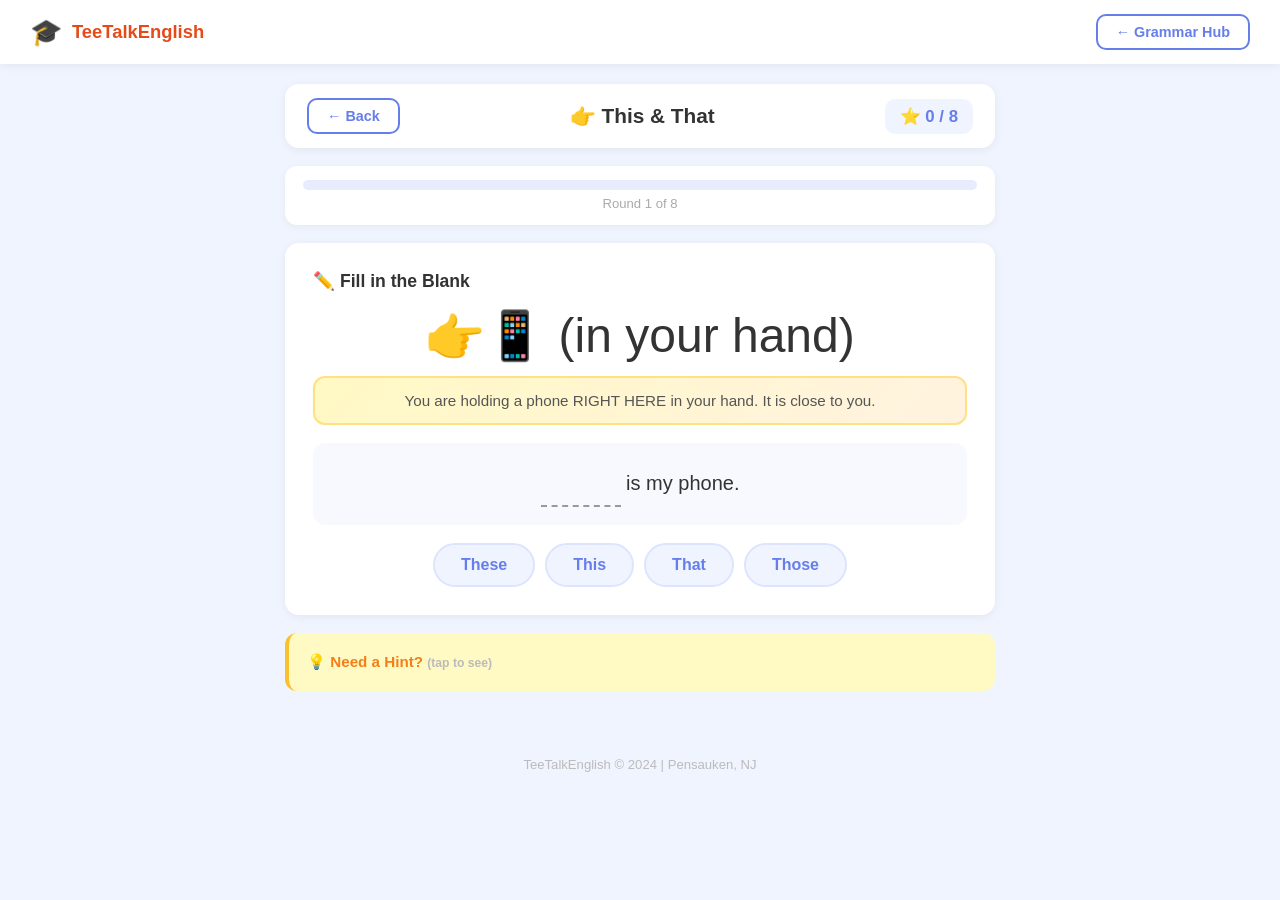
<file: game3/index.html>
<!DOCTYPE html>
<html lang="en">
<head>
    <meta charset="UTF-8">
    <meta name="viewport" content="width=device-width, initial-scale=1.0">
    <title>TeeTalkEnglish - This & That</title>
    <link rel="stylesheet" href="../style.css">
</head>
<body>
    <nav class="navbar">
        <a href="../index.html" class="logo">
            <span class="logo-icon">🎓</span>
            <span class="logo-text">TeeTalkEnglish</span>
        </a>
        <a href="../index.html" class="nav-link">← Grammar Hub</a>
    </nav>

    <div class="game-wrap">
        <div class="game-top">
            <a href="../index.html" class="nav-link">← Back</a>
            <h1>👉 This & That</h1>
            <div class="game-score">⭐ <span id="sc">0</span> / <span id="tt">8</span></div>
        </div>
        <div class="g-progress">
            <div class="g-progress-track"><div class="g-progress-fill" id="pbar"></div></div>
            <span class="g-progress-text" id="ptxt">Round 1 of 8</span>
        </div>
        <div class="g-area" id="garea"></div>
        <div class="g-fb" id="gfb"></div>
        <div class="g-help" id="ghelp"></div>
        <div class="g-next" id="gnext"><button class="g-next-btn" onclick="nxt()">Next →</button></div>
        <div class="g-done" id="gdone"></div>
    </div>
    <footer><p>TeeTalkEnglish © 2024 | Pensauken, NJ</p></footer>

<script>
var R = [
    {
        t:"fill", title:"✏️ Fill in the Blank",
        vis:"👉📱 (in your hand)",
        scene:"You are holding a phone RIGHT HERE in your hand. It is close to you.",
        pre:"", post:" is my phone.",
        ans:"This", opts:["This","That","These","Those"],
        hw:"this", hv:"này (gần, 1 vật)", he:"Use 'this' for ONE thing that is NEAR you.",
        ex:"'This' = one thing, close to you. Phone in your hand → This."
    },
    {
        t:"fill", title:"✏️ Fill in the Blank",
        vis:"👉🏔️ (far away)",
        scene:"You see a big mountain FAR AWAY from you.",
        pre:"", post:" is a big mountain.",
        ans:"That", opts:["That","This","These","Those"],
        hw:"that", hv:"kia (xa, 1 vật)", he:"Use 'that' for ONE thing that is FAR from you.",
        ex:"'That' = one thing, far from you. Mountain far away → That."
    },
    {
        t:"fill", title:"✏️ Fill in the Blank",
        vis:"👉🍎🍎🍎 (on your table)",
        scene:"There are THREE apples right here on your table. They are close to you.",
        pre:"", post:" are my apples.",
        ans:"These", opts:["These","Those","This","That"],
        hw:"these", hv:"những cái này (gần, nhiều)", he:"Use 'these' for MANY things that are NEAR you.",
        ex:"'These' = many things, close. Apples on your table → These."
    },
    {
        t:"fill", title:"✏️ Fill in the Blank",
        vis:"👉🌳🌳 (across the street)",
        scene:"You see some trees ACROSS THE STREET. They are far from you.",
        pre:"", post:" are tall trees.",
        ans:"Those", opts:["Those","These","That","This"],
        hw:"those", hv:"những cái kia (xa, nhiều)", he:"Use 'those' for MANY things that are FAR from you.",
        ex:"'Those' = many things, far away. Trees across street → Those."
    },
    {
        t:"choice", title:"💬 Choose the Correct Sentence",
        vis:"🙋📕 (holding a book)",
        scene:"You are holding a book in your hand right now.",
        q:"Which sentence is correct?",
        ans:"This is a good book.",
        opts:[
            "This is a good book.",
            "That is a good book.",
            "These is a good book.",
            "Those is a good book."
        ],
        hw:"this vs that", hv:"này vs kia", he:"THIS = near you. THAT = far from you.",
        ex:"The book is in your hand (near) → 'This'. One book → 'This is'."
    },
    {
        t:"choice", title:"💬 Choose the Correct Sentence",
        vis:"👉🏠........🏠 (pointing far)",
        scene:"You point to a house that is very far from you, at the end of the street.",
        q:"Which sentence is correct?",
        ans:"That house is very big.",
        opts:[
            "That house is very big.",
            "This house is very big.",
            "Those house is very big.",
            "These house is very big."
        ],
        hw:"that", hv:"kia (xa)", he:"Use 'that' for ONE thing FAR from you.",
        ex:"The house is far away → 'That'. One house → 'That house is'."
    },
    {
        t:"match", title:"🔗 Match: Rule → Word",
        inst:"Match each rule to the correct word.",
        pairs:[
            {l:"1 thing, NEAR 👉📱", r:"this"},
            {l:"1 thing, FAR 👉🏔️", r:"that"},
            {l:"Many things, NEAR 👉🍎🍎", r:"these"},
            {l:"Many things, FAR 👉🌳🌳", r:"those"}
        ],
        hw:"this/that/these/those", hv:"chỉ định", he:"Near+1=this, Far+1=that, Near+many=these, Far+many=those",
        ex:"this=near+1, that=far+1, these=near+many, those=far+many"
    },
    {
        t:"choice", title:"💬 Choose the Correct Answer",
        vis:"👉👟👟👟 (shoes near you)",
        scene:"There are shoes RIGHT HERE next to you. There are many shoes.",
        q:"How do you say it?",
        ans:"These are my shoes.",
        opts:[
            "These are my shoes.",
            "This are my shoes.",
            "Those are my shoes.",
            "That are my shoes."
        ],
        hw:"these", hv:"những cái này", he:"THESE = many things + near. 'These are...' (not 'this are').",
        ex:"Many shoes + near you → 'These'. These ARE (plural verb)."
    }
];

var cur = 0;
var sc = 0;
var tot = R.length;
var mL = null;
var mR = null;
var mC = 0;
var mP = {};

window.onload = function() {
    go();
};

function go() {
    if (cur >= tot) {
        done();
        return;
    }
    var r = R[cur];
    prog();
    hfb();
    hnx();
    hhlp();
    var a = document.getElementById("garea");
    a.style.display = "block";
    if (r.t === "fill") rFill(r, a);
    else if (r.t === "choice") rChoice(r, a);
    else if (r.t === "match") rMatch(r, a);
    shlp(r);
}

function nxt() {
    cur++;
    go();
}

function prog() {
    document.getElementById("pbar").style.width = (cur / tot * 100) + "%";
    document.getElementById("ptxt").textContent = "Round " + (cur + 1) + " of " + tot;
    document.getElementById("sc").textContent = sc;
}

function shuf(arr) {
    var a = arr.slice();
    for (var i = a.length - 1; i > 0; i--) {
        var j = Math.floor(Math.random() * (i + 1));
        var t = a[i]; a[i] = a[j]; a[j] = t;
    }
    return a;
}

// ===== FILL =====
function rFill(r, a) {
    var h = '<div class="g-title">' + r.title + '</div>';
    if (r.vis) h += '<div class="g-visual">' + r.vis + '</div>';
    if (r.scene) h += '<div class="g-scenario">' + r.scene + '</div>';
    h += '<div class="g-sentence">' + r.pre;
    h += '<span class="g-blank" id="bl">&nbsp;&nbsp;&nbsp;&nbsp;&nbsp;&nbsp;</span>';
    h += r.post + '</div>';
       var mixed = shuf(r.opts);
    h += '<div class="g-choices">';
    for (var i = 0; i < mixed.length; i++) {
        h += '<div class="g-choice" data-w="' + mixed[i] + '" onclick="cFill(this)">' + mixed[i] + '</div>';
    }
    h += '</div>';
    a.innerHTML = h;
}

function cFill(el) {
    var r = R[cur];
    var w = el.getAttribute("data-w");
    var ok = (w.toLowerCase() === r.ans.toLowerCase());

    var all = document.querySelectorAll(".g-choice");
    for (var i = 0; i < all.length; i++) {
        all[i].classList.add("off");
        all[i].style.pointerEvents = "none";
        if (all[i].getAttribute("data-w").toLowerCase() === r.ans.toLowerCase()) {
            all[i].classList.add("correct");
        }
        if (all[i].getAttribute("data-w") === w && !ok) {
            all[i].classList.add("wrong");
        }
    }

    var bl = document.getElementById("bl");
    bl.textContent = r.ans;
    bl.style.borderBottomStyle = "solid";
    bl.style.borderBottomColor = ok ? "#4caf50" : "#ef5350";

    if (ok) {
        sc++;
        prog();
    }
    sfb(ok, r.ex);
    revH(); 
    snx();
}

// ===== CHOICE =====
function rChoice(r, a) {
    var h = '<div class="g-title">' + r.title + '</div>';
    if (r.vis) h += '<div class="g-visual">' + r.vis + '</div>';
    if (r.scene) h += '<div class="g-scenario">' + r.scene + '</div>';
    h += '<div class="g-instruction">' + r.q + '</div>';
        var mixed = shuf(r.opts);
    h += '<div class="g-stack">';
    for (var i = 0; i < mixed.length; i++) {
        h += '<div class="g-stack-item" onclick="cChoice(this)">' + mixed[i] + '</div>';
    }
    h += '</div>';
    a.innerHTML = h;
}

function cChoice(el) {
    var r = R[cur];
    var w = el.textContent;
    var ok = (w === r.ans);

    var all = document.querySelectorAll(".g-stack-item");
    for (var i = 0; i < all.length; i++) {
        all[i].classList.add("off");
        all[i].style.pointerEvents = "none";
        if (all[i].textContent === r.ans) {
            all[i].classList.add("correct");
        }
    }
    if (!ok) {
        el.classList.add("wrong");
    }

    if (ok) {
        sc++;
        prog();
    }
    sfb(ok, r.ex);
    revH();
    snx();
}

// ===== MATCH =====
function rMatch(r, a) {
    mL = null;
    mR = null;
    mC = 0;
    mP = {};

    for (var i = 0; i < r.pairs.length; i++) {
        mP[r.pairs[i].l] = r.pairs[i].r;
    }

    var rr = [];
    for (var i = 0; i < r.pairs.length; i++) {
        rr.push(r.pairs[i].r);
    }
    for (var i = rr.length - 1; i > 0; i--) {
        var j = Math.floor(Math.random() * (i + 1));
        var t = rr[i];
        rr[i] = rr[j];
        rr[j] = t;
    }

    var h = '<div class="g-title">' + r.title + '</div>';
    if (r.inst) h += '<div class="g-instruction">' + r.inst + '</div>';
    h += '<div class="g-match-wrap">';
    h += '<div class="g-match-col"><h4>Rule</h4>';
    for (var i = 0; i < r.pairs.length; i++) {
        h += '<div class="g-match-item g-ml" data-v="' + r.pairs[i].l + '" onclick="cML(this)">' + r.pairs[i].l + '</div>';
    }
    h += '</div>';
    h += '<div class="g-match-col"><h4>Word</h4>';
    for (var i = 0; i < rr.length; i++) {
        h += '<div class="g-match-item g-mr" data-v="' + rr[i] + '" onclick="cMR(this)">' + rr[i] + '</div>';
    }
    h += '</div></div>';
    a.innerHTML = h;
}

function cML(el) {
    if (el.classList.contains("done")) return;
    var all = document.querySelectorAll(".g-ml");
    for (var i = 0; i < all.length; i++) all[i].classList.remove("sel");
    el.classList.add("sel");
    mL = el.getAttribute("data-v");
    if (mR) tM();
}

function cMR(el) {
    if (el.classList.contains("done")) return;
    var all = document.querySelectorAll(".g-mr");
    for (var i = 0; i < all.length; i++) all[i].classList.remove("sel");
    el.classList.add("sel");
    mR = el.getAttribute("data-v");
    if (mL) tM();
}

function tM() {
    var r = R[cur];
    var lE = document.querySelector('.g-ml[data-v="' + mL + '"]');
    var rE = document.querySelector('.g-mr[data-v="' + mR + '"]');

    if (mP[mL] === mR) {
        lE.classList.remove("sel");
        rE.classList.remove("sel");
        lE.classList.add("done");
        rE.classList.add("done");
        lE.innerHTML = "✅ " + mL;
        rE.innerHTML = "✅ " + mR;
        mC++;
        if (mC === r.pairs.length) {
            sc++;
            prog();
            sfb(true, r.ex);
            revH();
            snx();
        }
    } else {
        lE.classList.add("bad");
        rE.classList.add("bad");
        setTimeout(function() {
            lE.classList.remove("sel", "bad");
            rE.classList.remove("sel", "bad");
        }, 500);
    }
    mL = null;
    mR = null;
}

// ===== FEEDBACK =====
function sfb(ok, ex) {
    var f = document.getElementById("gfb");
    f.className = "g-fb show " + (ok ? "ok" : "no");
    var html = '<span class="g-fb-icon">' + (ok ? "✅" : "❌") + '</span>';
    html += '<strong>' + (ok ? "Correct!" : "Not quite.") + '</strong>';
    if (ex) html += '<div class="g-fb-explain">' + ex + '</div>';
    f.innerHTML = html;
}

function hfb() {
    var f = document.getElementById("gfb");
    f.className = "g-fb";
    f.innerHTML = "";
}

// ===== HELP =====
function shlp(r) {
    if (!r.hw) { hhlp(); return; }
    var h = document.getElementById("ghelp");
    h.className = "g-help show";
    h.innerHTML = '<div id="hbtn" onclick="openH()" style="cursor:pointer; font-weight:700; color:#f57f17; font-size:0.95em; padding:6px 0;">' +
        '💡 Need a Hint? <span style="font-size:0.8em; color:#bbb;">(tap to see)</span>' +
        '</div>' +
        '<div id="hcon" style="display:none; margin-top:8px; padding-top:8px; border-top:1px dashed #fbc02d;">' +
        '<span class="g-help-word">' + r.hw + '</span> ' +
        '<span class="g-help-vn">' + r.hv + '</span>' +
        '<span class="g-help-ex">' + r.he + '</span>' +
        '</div>';
}

function openH() {
    var c = document.getElementById("hcon");
    var b = document.getElementById("hbtn");
    if (c) c.style.display = "block";
    if (b) { b.innerHTML = "💡 Word Help"; b.style.cursor = "default"; b.onclick = null; }
}

function revH() {
    var c = document.getElementById("hcon");
    var b = document.getElementById("hbtn");
    if (c) c.style.display = "block";
    if (b) { b.innerHTML = "💡 Word Help"; b.style.cursor = "default"; b.onclick = null; }
}


function hhlp() {
    document.getElementById("ghelp").className = "g-help";
}

// ===== NEXT =====
function snx() {
    document.getElementById("gnext").style.display = "block";
}

function hnx() {
    document.getElementById("gnext").style.display = "none";
}

// ===== COMPLETION =====
function done() {
    document.getElementById("garea").style.display = "none";
    document.getElementById("gnext").style.display = "none";
    hfb();
    hhlp();
    document.querySelector(".g-progress").style.display = "none";

    var p = sc / tot;
    var s = 0;
    if (p === 1) s = 5;
    else if (p >= 0.8) s = 4;
    else if (p >= 0.6) s = 3;
    else if (p >= 0.4) s = 2;
    else if (p > 0) s = 1;

    var st = "";
    for (var i = 0; i < s; i++) st += "⭐";
    for (var i = s; i < 5; i++) st += "☆";

    var ms = "";
    if (p === 1) ms = "Perfect! You know this, that, these & those! 🎉";
    else if (p >= 0.7) ms = "Great job! Almost there! 💪";
    else ms = "Keep practicing! You'll get it! 🌱";

    var d = document.getElementById("gdone");
    d.className = "g-done show";
    d.innerHTML = '<div class="g-done-trophy">🏆</div>' +
        '<h2>Well Done!</h2>' +
        '<p class="g-done-score">You got ' + sc + ' out of ' + tot + ' correct!</p>' +
        '<div class="g-done-stars">' + st + '</div>' +
        '<p class="g-done-msg">' + ms + '</p>' +
        '<div class="g-done-btns">' +
        '<button class="g-retry" onclick="restart()">🔄 Play Again</button>' +
        '<a href="../index.html" class="g-home">📖 Grammar Hub</a>' +
        '</div>';
}

function restart() {
    cur = 0;
    sc = 0;
    document.getElementById("gdone").className = "g-done";
    document.getElementById("garea").style.display = "block";
    document.querySelector(".g-progress").style.display = "block";
    prog();
    go();
}
</script>
</body>
</html>
</file>
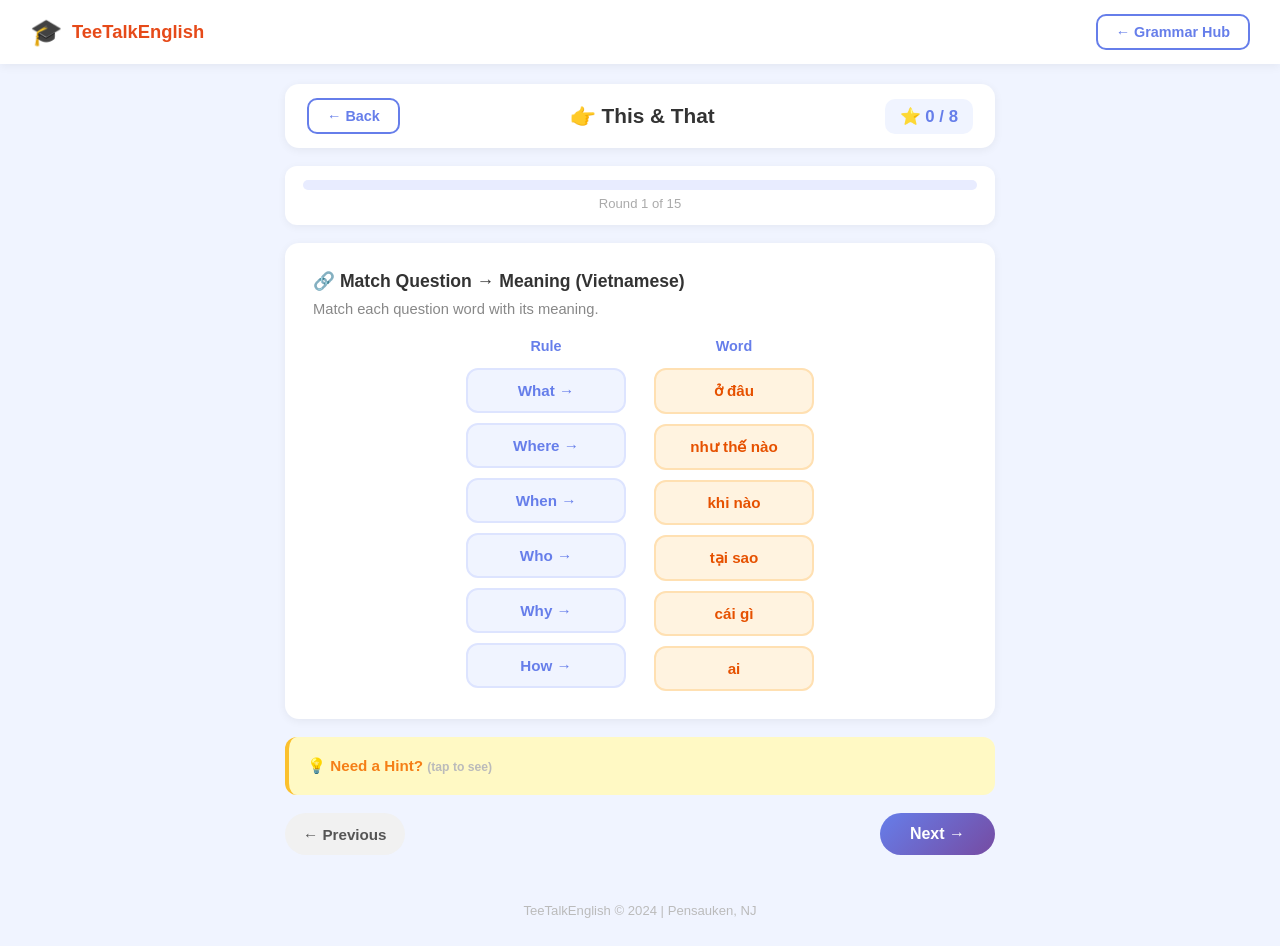
<file: game4/index.html>
<!DOCTYPE html>
<html lang="en">
<head>
    <meta charset="UTF-8">
    <meta name="viewport" content="width=device-width, initial-scale=1.0">
    <title>TeeTalkEnglish - This & That</title>
    <link rel="stylesheet" href="../style.css">
</head>
<body>
    <nav class="navbar">
        <a href="../index.html" class="logo">
            <span class="logo-icon">🎓</span>
            <span class="logo-text">TeeTalkEnglish</span>
        </a>
        <a href="../index.html" class="nav-link">← Grammar Hub</a>
    </nav>

    <div class="game-wrap">
        <div class="game-top">
            <a href="../index.html" class="nav-link">← Back</a>
            <h1>👉 This & That</h1>
            <div class="game-score">⭐ <span id="sc">0</span> / <span id="tt">8</span></div>
        </div>
        <div class="g-progress">
            <div class="g-progress-track"><div class="g-progress-fill" id="pbar"></div></div>
            <span class="g-progress-text" id="ptxt">Round 1 of 8</span>
        </div>
        <div class="g-area" id="garea"></div>
        <div class="g-fb" id="gfb"></div>
        <div class="g-help" id="ghelp"></div>
<div class="g-nav">
    <button class="g-prev-btn" onclick="prv()">← Previous</button>
    <button class="g-next-btn" onclick="nxt()">Next →</button>
</div>        <div class="g-done" id="gdone"></div>
    </div>
    <footer><p>TeeTalkEnglish © 2024 | Pensauken, NJ</p></footer>

<script>
var R = [
    {
    t: "match",
    title: "🔗 Match Question → Meaning (Vietnamese)",
    inst: "Match each question word with its meaning.",
    pairs: [
        { l: "What →", r: "cái gì" },
        { l: "Where →", r: "ở đâu" },
        { l: "When →", r: "khi nào" },
        { l: "Who →", r: "ai" },
        { l: "Why →", r: "tại sao" },
        { l: "How →", r: "như thế nào" }
    ],
    hw: "WH questions",
    hv: "câu hỏi",
    he: "These words help you ask questions.",
    ex: "What = cái gì, Where = ở đâu, When = khi nào"
},
{
    t: "fill",
    title: "✏️ Fill in the Question Word",
    vis: "📍",
    scene: "You want to know a place.",
    pre: "",
    post: " do you live?",
    ans: "Where",
    opts: ["Where", "When", "What", "How"],
    hw: "Where",
    hv: "ở đâu",
    he: "Use 'Where' for places.",
    ex: "Where do you live?"
},
{
    t: "fill",
    title: "✏️ Ask the Client",
    vis: "👣",
    scene: "Client wants nail service location.",
    pre: "",
    post: " do you want the design? (hands or feet)",
    ans: "Where",
    opts: ["Where", "What", "When", "Why"],
    hw: "Where",
    hv: "ở đâu",
    he: "Use 'Where' for place.",
    ex: "Where do you want the design?"
},
{
    t: "fill",
    title: "📅 Booking Question",
    vis: "📆",
    scene: "You want to schedule next visit.",
    pre: "",
    post: " do you want to come back?",
    ans: "When",
    opts: ["When", "Where", "What", "How"],
    hw: "When",
    hv: "khi nào",
    he: "Use 'When' for time.",
    ex: "When do you want to come back?"
},
{
    t: "fill",
    title: "✏️ Fill in the Question Word",
    vis: "⏰",
    scene: "You want to know the time.",
    pre: "",
    post: " is your class?",
    ans: "When",
    opts: ["When", "Where", "Why", "How"],
    hw: "When",
    hv: "khi nào",
    he: "Use 'When' for time.",
    ex: "When is your class?"
},
{
    t: "fill",
    title: "✏️ Fill in the Question Word",
    vis: "📦",
    scene: "You want to know a thing.",
    pre: "",
    post: " color do you want?",
    ans: "What",
    opts: ["What", "Where", "Who", "How"],
    hw: "What",
    hv: "cái gì",
    he: "Use 'What' to ask about choices.",
    ex: "What color do you want?"
},
{
    t: "fill",
    title: "✏️ Ask the Client",
    vis: "💅",
    scene: "You show two designs.",
    pre: "",
    post: " design do you like?",
    ans: "Which",
    opts: ["Which", "What", "Where", "How"],
    hw: "Which",
    hv: "cái nào",
    he: "Use 'Which' when giving options.",
    ex: "Which design do you like?"
},
{
    t: "fill",
    title: "✏️ Fill in the Question Word",
    vis: "👤",
    scene: "You want to know a person.",
    pre: "",
    post: " is she?",
    ans: "Who",
    opts: ["Who", "What", "Where", "When"],
    hw: "Who",
    hv: "ai",
    he: "Use 'Who' for people.",
    ex: "Who is she?"
},
{
    t: "fill",
    title: "✏️ Fill in the Question Word",
    vis: "🤔",
    scene: "You want to know a reason.",
    pre: "",
    post: " are you late?",
    ans: "Why",
    opts: ["Why", "When", "Where", "How"],
    hw: "Why",
    hv: "tại sao",
    he: "Use 'Why' for reasons.",
    ex: "Why are you late?"
},
{
    t: "fill",
    title: "✏️ Ask the Client",
    vis: "🛠️",
    scene: "You want to know removal method.",
    pre: "",
    post: " do you want to remove this?",
    ans: "How",
    opts: ["How", "What", "Where", "Why"],
    hw: "How",
    hv: "như thế nào",
    he: "Use 'How' for method.",
    ex: "How do you want to remove this?"
},
{
    t: "fill",
    title: "💰 Ask About Price",
    vis: "💵",
    scene: "You talk about cost.",
    pre: "",
    post: " is this design?",
    ans: "How much",
    opts: ["How much", "What", "When", "Where"],
    hw: "How much",
    hv: "bao nhiêu tiền",
    he: "Use 'How much' for price.",
    ex: "How much is this design?"
},
{
    t: "choice",
    title: "💬 Choose the Correct Question",
    scene: "You want to know someone's name.",
    q: "What should you ask?",
    ans: "What is your name?",
    opts: [
        "What is your name?",
        "Where is your name?",
        "When is your name?",
        "How is your name?"
    ],
    hw: "What",
    hv: "cái gì",
    he: "Use 'What' for information.",
    ex: "What is your name?"
},
{
    t: "choice",
    title: "💬 Real Salon Question",
    scene: "Client is choosing a service.",
    q: "What should you ask?",
    ans: "What shape do you want?",
    opts: [
        "What shape do you want?",
        "Where shape do you want?",
        "When shape do you want?",
        "How shape do you want?"
    ],
    hw: "What",
    hv: "cái gì",
    he: "Use 'What' for preferences.",
    ex: "What shape do you want?"
},
{
    t: "match",
    title: "🔗 Nail Salon Questions",
    inst: "Match English questions with Vietnamese meaning.",
    pairs: [
        { l: "What color do you want?", r: "Bạn muốn màu gì?" },
        { l: "Which design do you like?", r: "Bạn thích mẫu nào?" },
        { l: "How much is this?", r: "Cái này bao nhiêu tiền?" },
        { l: "When do you want to come back?", r: "Khi nào bạn muốn quay lại?" },
        { l: "How do you want to remove this?", r: "Bạn muốn tháo như thế nào?" }
    ]
},
{
    t: "match",
    title: "🔗 Match Question → Meaning",
    inst: "Match each question word to its meaning.",
    pairs: [
        { l: "What →", r: "thing / information" },
        { l: "Where →", r: "place" },
        { l: "When →", r: "time" },
        { l: "Who →", r: "person" },
        { l: "Why →", r: "reason" },
        { l: "How →", r: "method / way" }
    ],
    hw: "WH questions",
    hv: "câu hỏi",
    he: "These words help you ask questions.",
    ex: "What, Where, When, Who, Why, How"
}
];


var cur = 0;
var sc = 0;
var tot = R.length;
var mL = null;
var mR = null;
var mC = 0;
var mP = {};

window.onload = function() {
    go();
};

function go() {
    if (cur >= tot) {
        done();
        return;
    }

    var r = R[cur];
    prog();
    hfb();
    hhlp();

    // CONTROL NAV BUTTONS
    document.querySelector(".g-prev-btn").style.display = (cur === 0) ? "none" : "inline-block";
    document.querySelector(".g-next-btn").style.display = "none";

    var a = document.getElementById("garea");
    a.style.display = "block";

    if (r.t === "fill") rFill(r, a);
    else if (r.t === "choice") rChoice(r, a);
    else if (r.t === "match") rMatch(r, a);

    shlp(r);
}

function prv() {
    if (cur > 0) {
        cur--;
        go();
    }
}

function go() {
    if (cur >= tot) {
        done();
        return;
    }
    var r = R[cur];
    prog();
    hfb();
    hhlp();
    var a = document.getElementById("garea");
    a.style.display = "block";
    if (r.t === "fill") rFill(r, a);
    else if (r.t === "choice") rChoice(r, a);
    else if (r.t === "match") rMatch(r, a);
    shlp(r);
}

function nxt() {
    cur++;
    go();
}

function prog() {
    document.getElementById("pbar").style.width = (cur / tot * 100) + "%";
    document.getElementById("ptxt").textContent = "Round " + (cur + 1) + " of " + tot;
    document.getElementById("sc").textContent = sc;
}

function shuf(arr) {
    var a = arr.slice();
    for (var i = a.length - 1; i > 0; i--) {
        var j = Math.floor(Math.random() * (i + 1));
        var t = a[i]; a[i] = a[j]; a[j] = t;
    }
    return a;
}

// ===== FILL =====
function rFill(r, a) {
    var h = '<div class="g-title">' + r.title + '</div>';
    if (r.vis) h += '<div class="g-visual">' + r.vis + '</div>';
    if (r.scene) h += '<div class="g-scenario">' + r.scene + '</div>';
    h += '<div class="g-sentence">' + r.pre;
    h += '<span class="g-blank" id="bl"></span>';
    h += r.post + '</div>';
       var mixed = shuf(r.opts);
    h += '<div class="g-choices">';
    for (var i = 0; i < mixed.length; i++) {
        h += '<div class="g-choice" data-w="' + mixed[i] + '" onclick="cFill(this)">' + mixed[i] + '</div>';
    }
    h += '</div>';
    a.innerHTML = h;
}

function cFill(el) {
    var r = R[cur];
    var w = el.getAttribute("data-w");
    var ok = (w.toLowerCase() === r.ans.toLowerCase());

    var all = document.querySelectorAll(".g-choice");
    for (var i = 0; i < all.length; i++) {
        all[i].classList.add("off");
        all[i].style.pointerEvents = "none";
        if (all[i].getAttribute("data-w").toLowerCase() === r.ans.toLowerCase()) {
            all[i].classList.add("correct");
        }
        if (all[i].getAttribute("data-w") === w && !ok) {
            all[i].classList.add("wrong");
        }
    }

    var bl = document.getElementById("bl");
    bl.textContent = r.ans;
    bl.style.borderBottomStyle = "solid";
    bl.style.borderBottomColor = ok ? "#4caf50" : "#ef5350";

    if (ok) {
        sc++;
        prog();
    }
    sfb(ok, r.ex);
    revH(); 
    snx();
}

// ===== CHOICE =====
function rChoice(r, a) {
    var h = '<div class="g-title">' + r.title + '</div>';
    if (r.vis) h += '<div class="g-visual">' + r.vis + '</div>';
    if (r.scene) h += '<div class="g-scenario">' + r.scene + '</div>';
    h += '<div class="g-instruction">' + r.q + '</div>';
        var mixed = shuf(r.opts);
    h += '<div class="g-stack">';
    for (var i = 0; i < mixed.length; i++) {
        h += '<div class="g-stack-item" onclick="cChoice(this)">' + mixed[i] + '</div>';
    }
    h += '</div>';
    a.innerHTML = h;
}

function cChoice(el) {
    var r = R[cur];
    var w = el.textContent;
    var ok = (w === r.ans);

    var all = document.querySelectorAll(".g-stack-item");
    for (var i = 0; i < all.length; i++) {
        all[i].classList.add("off");
        all[i].style.pointerEvents = "none";
        if (all[i].textContent === r.ans) {
            all[i].classList.add("correct");
        }
    }
    if (!ok) {
        el.classList.add("wrong");
    }

    if (ok) {
        sc++;
        prog();
    }
    sfb(ok, r.ex);
    revH();
    snx();
}

// ===== MATCH =====
function rMatch(r, a) {
    mL = null;
    mR = null;
    mC = 0;
    mP = {};

    for (var i = 0; i < r.pairs.length; i++) {
        mP[r.pairs[i].l] = r.pairs[i].r;
    }

    var rr = [];
    for (var i = 0; i < r.pairs.length; i++) {
        rr.push(r.pairs[i].r);
    }
    for (var i = rr.length - 1; i > 0; i--) {
        var j = Math.floor(Math.random() * (i + 1));
        var t = rr[i];
        rr[i] = rr[j];
        rr[j] = t;
    }

    var h = '<div class="g-title">' + r.title + '</div>';
    if (r.inst) h += '<div class="g-instruction">' + r.inst + '</div>';
    h += '<div class="g-match-wrap">';
    h += '<div class="g-match-col"><h4>Rule</h4>';
    for (var i = 0; i < r.pairs.length; i++) {
        h += '<div class="g-match-item g-ml" data-v="' + r.pairs[i].l + '" onclick="cML(this)">' + r.pairs[i].l + '</div>';
    }
    h += '</div>';
    h += '<div class="g-match-col"><h4>Word</h4>';
    for (var i = 0; i < rr.length; i++) {
        h += '<div class="g-match-item g-mr" data-v="' + rr[i] + '" onclick="cMR(this)">' + rr[i] + '</div>';
    }
    h += '</div></div>';
    a.innerHTML = h;
}

function cML(el) {
    if (el.classList.contains("done")) return;
    var all = document.querySelectorAll(".g-ml");
    for (var i = 0; i < all.length; i++) all[i].classList.remove("sel");
    el.classList.add("sel");
    mL = el.getAttribute("data-v");
    if (mR) tM();
}

function cMR(el) {
    if (el.classList.contains("done")) return;
    var all = document.querySelectorAll(".g-mr");
    for (var i = 0; i < all.length; i++) all[i].classList.remove("sel");
    el.classList.add("sel");
    mR = el.getAttribute("data-v");
    if (mL) tM();
}

function tM() {
    var r = R[cur];
    var lE = document.querySelector('.g-ml[data-v="' + mL + '"]');
    var rE = document.querySelector('.g-mr[data-v="' + mR + '"]');

    if (mP[mL] === mR) {
        lE.classList.remove("sel");
        rE.classList.remove("sel");
        lE.classList.add("done");
        rE.classList.add("done");
        lE.innerHTML = "✅ " + mL;
        rE.innerHTML = "✅ " + mR;
        mC++;
        if (mC === r.pairs.length) {
            sc++;
            prog();
            sfb(true, r.ex);
            revH();
            snx();
        }
    } else {
        lE.classList.add("bad");
        rE.classList.add("bad");
        setTimeout(function() {
            lE.classList.remove("sel", "bad");
            rE.classList.remove("sel", "bad");
        }, 500);
    }
    mL = null;
    mR = null;
}

// ===== FEEDBACK =====
function sfb(ok, ex) {
    var f = document.getElementById("gfb");
    f.className = "g-fb show " + (ok ? "ok" : "no");
    var html = '<span class="g-fb-icon">' + (ok ? "✅" : "❌") + '</span>';
    html += '<strong>' + (ok ? "Correct!" : "Not quite.") + '</strong>';
    if (ex) html += '<div class="g-fb-explain">' + ex + '</div>';
    f.innerHTML = html;
}

function hfb() {
    var f = document.getElementById("gfb");
    f.className = "g-fb";
    f.innerHTML = "";
}

// ===== HELP =====
function shlp(r) {
    if (!r.hw) { hhlp(); return; }
    var h = document.getElementById("ghelp");
    h.className = "g-help show";
    h.innerHTML = '<div id="hbtn" onclick="openH()" style="cursor:pointer; font-weight:700; color:#f57f17; font-size:0.95em; padding:6px 0;">' +
        '💡 Need a Hint? <span style="font-size:0.8em; color:#bbb;">(tap to see)</span>' +
        '</div>' +
        '<div id="hcon" style="display:none; margin-top:8px; padding-top:8px; border-top:1px dashed #fbc02d;">' +
        '<span class="g-help-word">' + r.hw + '</span> ' +
        '<span class="g-help-vn">' + r.hv + '</span>' +
        '<span class="g-help-ex">' + r.he + '</span>' +
        '</div>';
}

function openH() {
    var c = document.getElementById("hcon");
    var b = document.getElementById("hbtn");
    if (c) c.style.display = "block";
    if (b) { b.innerHTML = "💡 Word Help"; b.style.cursor = "default"; b.onclick = null; }
}

function revH() {
    var c = document.getElementById("hcon");
    var b = document.getElementById("hbtn");
    if (c) c.style.display = "block";
    if (b) { b.innerHTML = "💡 Word Help"; b.style.cursor = "default"; b.onclick = null; }
}


function hhlp() {
    document.getElementById("ghelp").className = "g-help";
}

// ===== NEXT =====
function snx() {
    document.getElementById(".g-next-btn").style.display = "inline-block";
}

function hnx() {
    document.getElementById("gnext").style.display = "none";
}

// ===== COMPLETION =====
function done() {
    document.getElementById("garea").style.display = "none";
    document.getElementById("gnext").style.display = "none";
    hfb();
    hhlp();
    document.querySelector(".g-progress").style.display = "none";

    var p = sc / tot;
    var s = 0;
    if (p === 1) s = 5;
    else if (p >= 0.8) s = 4;
    else if (p >= 0.6) s = 3;
    else if (p >= 0.4) s = 2;
    else if (p > 0) s = 1;

    var st = "";
    for (var i = 0; i < s; i++) st += "⭐";
    for (var i = s; i < 5; i++) st += "☆";

    var ms = "";
    if (p === 1) ms = "Perfect! You know this, that, these & those! 🎉";
    else if (p >= 0.7) ms = "Great job! Almost there! 💪";
    else ms = "Keep practicing! You'll get it! 🌱";

    var d = document.getElementById("gdone");
    d.className = "g-done show";
    d.innerHTML = '<div class="g-done-trophy">🏆</div>' +
        '<h2>Well Done!</h2>' +
        '<p class="g-done-score">You got ' + sc + ' out of ' + tot + ' correct!</p>' +
        '<div class="g-done-stars">' + st + '</div>' +
        '<p class="g-done-msg">' + ms + '</p>' +
        '<div class="g-done-btns">' +
        '<button class="g-retry" onclick="restart()">🔄 Play Again</button>' +
        '<a href="../index.html" class="g-home">📖 Grammar Hub</a>' +
        '</div>';
}

function restart() {
    cur = 0;
    sc = 0;
    document.getElementById("gdone").className = "g-done";
    document.getElementById("garea").style.display = "block";
    document.querySelector(".g-progress").style.display = "block";
    prog();
    go();
}
</script>
</body>
</html>
</file>
<file: style.css>
/* ========================================
   TeeTalkEnglish - Grammar Basics
   Shared Styles
   ======================================== */
* { margin: 0; padding: 0; box-sizing: border-box; }

body {
    font-family: 'Segoe UI', Tahoma, Geneva, Verdana, sans-serif;
    background: #f0f4ff;
    min-height: 100vh;
    color: #333;
}

/* ===== NAVBAR ===== */
.navbar {
    background: white;
    padding: 14px 30px;
    display: flex;
    align-items: center;
    justify-content: space-between;
    box-shadow: 0 2px 10px rgba(0,0,0,0.06);
    position: sticky;
    top: 0;
    z-index: 100;
}

.logo {
    display: flex;
    align-items: center;
    gap: 10px;
    text-decoration: none;
}

.logo-icon { font-size: 26px; }
.logo-text { font-size: 1.15em; font-weight: 700; color: #e64a19; }

.nav-link {
    text-decoration: none;
    color: #667eea;
    font-weight: 600;
    padding: 8px 18px;
    border: 2px solid #667eea;
    border-radius: 10px;
    transition: all 0.3s;
    font-size: 0.9em;
}

.nav-link:hover { background: #667eea; color: white; }

/* ===== HUB HERO ===== */
.hub-hero {
    text-align: center;
    padding: 50px 20px 35px;
    background: linear-gradient(135deg, #667eea 0%, #764ba2 100%);
    color: white;
}

.hero-badge {
    display: inline-block;
    background: rgba(255,255,255,0.2);
    padding: 6px 20px;
    border-radius: 20px;
    font-size: 0.8em;
    font-weight: 700;
    letter-spacing: 1.5px;
    text-transform: uppercase;
    margin-bottom: 15px;
}

.hub-hero h1 { font-size: 2.4em; margin-bottom: 10px; line-height: 1.2; }
.hub-hero h1 .highlight { color: #ffd54f; }
.hero-sub { font-size: 1.1em; opacity: 0.85; margin-bottom: 5px; }

.hero-emojis {
    display: flex;
    justify-content: center;
    gap: 25px;
    margin-top: 20px;
    font-size: 2.2em;
}

.hero-emojis span {
    animation: bounce 3s ease-in-out infinite;
    display: inline-block;
}

.hero-emojis span:nth-child(1) { animation-delay: 0s; }
.hero-emojis span:nth-child(2) { animation-delay: 0.3s; }
.hero-emojis span:nth-child(3) { animation-delay: 0.6s; }
.hero-emojis span:nth-child(4) { animation-delay: 0.9s; }

@keyframes bounce {
    0%, 100% { transform: translateY(0); }
    50% { transform: translateY(-10px); }
}

/* ===== HUB SECTIONS ===== */
.hub-topics, .hub-reference {
    max-width: 1100px;
    margin: 0 auto;
    padding: 40px 20px;
}

.hub-section-title {
    text-align: center;
    font-size: 1.4em;
    color: #333;
    margin-bottom: 8px;
}

.hub-section-sub {
    text-align: center;
    color: #999;
    margin-bottom: 30px;
    font-size: 0.95em;
}

/* ===== TOPIC CARDS ===== */
.topic-grid {
    display: grid;
    grid-template-columns: repeat(auto-fit, minmax(310px, 1fr));
    gap: 25px;
}

.topic-card {
    background: white;
    border-radius: 18px;
    overflow: hidden;
    box-shadow: 0 4px 15px rgba(0,0,0,0.07);
    transition: all 0.3s;
}

.topic-card:hover {
    transform: translateY(-5px);
    box-shadow: 0 10px 30px rgba(0,0,0,0.12);
}

.topic-header {
    padding: 25px;
    color: white;
}

.poss-color { background: linear-gradient(135deg, #ff6b6b, #ee5a24); }
.pron-color { background: linear-gradient(135deg, #4834d4, #6c5ce7); }
.this-color { background: linear-gradient(135deg, #0984e3, #00b894); }

.topic-num {
    display: inline-block;
    background: rgba(255,255,255,0.2);
    padding: 4px 14px;
    border-radius: 14px;
    font-size: 0.72em;
    font-weight: 700;
    letter-spacing: 1px;
    text-transform: uppercase;
    margin-bottom: 10px;
}

.topic-emoji { font-size: 42px; margin-bottom: 10px; }
.topic-header h3 { font-size: 1.25em; margin-bottom: 5px; }
.topic-tagline { opacity: 0.8; font-size: 0.88em; }

.topic-body { padding: 20px 25px 25px; }

.topic-preview { margin-bottom: 14px; }

.preview-ex {
    padding: 7px 12px;
    margin-bottom: 5px;
    background: #f8f9ff;
    border-radius: 8px;
    font-size: 0.92em;
    color: #555;
    border-left: 3px solid #667eea;
}

.topic-words {
    display: flex;
    flex-wrap: wrap;
    gap: 6px;
    margin-bottom: 14px;
}

.tw {
    background: #f0f4ff;
    color: #667eea;
    padding: 4px 12px;
    border-radius: 14px;
    font-size: 0.78em;
    font-weight: 600;
    border: 1px solid #dde4ff;
}

.topic-info {
    display: flex;
    gap: 14px;
    font-size: 0.78em;
    color: #aaa;
    margin-bottom: 14px;
}

.topic-play-btn {
    display: block;
    text-align: center;
    padding: 13px;
    color: white;
    text-decoration: none;
    border-radius: 12px;
    font-weight: 700;
    font-size: 1em;
    transition: all 0.2s;
}

.topic-play-btn:hover {
    transform: scale(1.02);
    box-shadow: 0 5px 15px rgba(0,0,0,0.15);
}

.poss-btn { background: linear-gradient(135deg, #ff6b6b, #ee5a24); }
.pron-btn { background: linear-gradient(135deg, #4834d4, #6c5ce7); }
.this-btn { background: linear-gradient(135deg, #0984e3, #00b894); }

/* ===== REFERENCE ===== */
.ref-grid {
    display: grid;
    grid-template-columns: repeat(auto-fit, minmax(300px, 1fr));
    gap: 20px;
}

.ref-box {
    background: white;
    border-radius: 14px;
    padding: 22px;
    box-shadow: 0 3px 10px rgba(0,0,0,0.05);
}

.ref-box h4 { color: #444; margin-bottom: 12px; font-size: 1.05em; }

.ref-tbl { width: 100%; border-collapse: collapse; }

.ref-tbl td {
    padding: 7px 8px;
    border-bottom: 1px solid #f0f0f0;
    font-size: 0.9em;
}

.ref-tbl td:first-child { color: #888; width: 70px; }
.ref-tbl td:nth-child(2) { color: #667eea; font-weight: 600; }

.vn-hint { color: #999; font-size: 0.85em; font-style: italic; }

/* ===== GAME PAGE ===== */
.game-wrap {
    max-width: 750px;
    margin: 0 auto;
    padding: 20px;
}

.game-top {
    display: flex;
    align-items: center;
    justify-content: space-between;
    background: white;
    border-radius: 14px;
    padding: 14px 22px;
    margin-bottom: 18px;
    box-shadow: 0 2px 10px rgba(0,0,0,0.06);
    flex-wrap: wrap;
    gap: 10px;
}

.game-top h1 { font-size: 1.3em; color: #333; }

.game-score {
    font-size: 1.05em;
    font-weight: 600;
    color: #667eea;
    background: #f0f4ff;
    padding: 7px 15px;
    border-radius: 10px;
}

/* Progress */
.g-progress {
    background: white;
    border-radius: 12px;
    padding: 14px 18px;
    margin-bottom: 18px;
    box-shadow: 0 2px 8px rgba(0,0,0,0.05);
}

.g-progress-track {
    height: 10px;
    background: #e8ecff;
    border-radius: 5px;
    overflow: hidden;
}

.g-progress-fill {
    height: 100%;
    background: linear-gradient(90deg, #667eea, #764ba2);
    border-radius: 5px;
    width: 0%;
    transition: width 0.5s ease;
}

.g-progress-text {
    display: block;
    text-align: center;
    margin-top: 6px;
    font-size: 0.82em;
    color: #aaa;
}

/* Game Area */
.g-area {
    background: white;
    border-radius: 14px;
    padding: 28px;
    margin-bottom: 18px;
    box-shadow: 0 2px 10px rgba(0,0,0,0.06);
    min-height: 180px;
}

.g-title { font-size: 1.1em; color: #333; font-weight: 700; margin-bottom: 6px; }
.g-instruction { font-size: 0.92em; color: #888; margin-bottom: 18px; line-height: 1.5; }

/* Visual */
.g-visual { text-align: center; font-size: 3em; padding: 10px 0 12px; }

/* Scenario */
.g-scenario {
    background: linear-gradient(135deg, #fff9c4, #fff3e0);
    border: 2px solid #ffe082;
    border-radius: 12px;
    padding: 14px 18px;
    margin-bottom: 18px;
    text-align: center;
    font-size: 0.95em;
    color: #555;
}

/* Sentence */
.g-sentence {
    font-size: 1.25em;
    text-align: center;
    padding: 18px;
    background: #f8f9ff;
    border-radius: 12px;
    margin-bottom: 18px;
    line-height: 1.8;
    color: #333;
}

.g-blank {
    display: inline-block;
    min-width: 80px;
    padding: 4px 8px;
    text-align: center;
    border-bottom: 2px dashed #999;
    color: #667eea;
    font-weight: bold;
}

.g-nav {
    display: flex;
    justify-content: space-between;
    margin-top: 16px;
    gap: 10px;
}

.g-prev-btn,
.g-next-btn {
    padding: 10px 18px;
    border-radius: 999px;
    font-weight: 600;
    font-size: 0.95rem;
    cursor: pointer;
    transition: all 0.2s ease;
    border: none;
}

/* Previous = subtle */
.g-prev-btn {
    background: #f1f1f1;
    color: #555;
}

.g-prev-btn:hover {
    background: #e0e0e0;
}

/* Next = primary */
.g-next-btn {
    background: #ff9800;
    color: white;
}

.g-next-btn:hover {
    background: #fb8c00;
}

/* Fill Choices */
.g-choices {
    display: flex;
    gap: 10px;
    justify-content: center;
    flex-wrap: wrap;
}

.g-choice {
    padding: 11px 26px;
    background: #f0f4ff;
    border: 2px solid #dde4ff;
    border-radius: 22px;
    cursor: pointer;
    font-size: 1em;
    font-weight: 600;
    color: #667eea;
    transition: all 0.2s;
}

.g-choice:hover { background: #667eea; color: white; border-color: #667eea; }
.g-choice.correct { background: #4caf50; color: white; border-color: #4caf50; }
.g-choice.wrong { background: #ef5350; color: white; border-color: #ef5350; }
.g-choice.off { pointer-events: none; opacity: 0.5; }

/* Stack Choices */
.g-stack { display: flex; flex-direction: column; gap: 10px; }

.g-stack-item {
    padding: 14px 18px;
    background: #f8f9ff;
    border: 2px solid #e8ecff;
    border-radius: 12px;
    cursor: pointer;
    font-size: 0.95em;
    color: #444;
    transition: all 0.2s;
    text-align: left;
}

.g-stack-item:hover { background: #e8ecff; border-color: #667eea; }
.g-stack-item.correct { background: #e8f5e9; border-color: #4caf50; color: #2e7d32; }
.g-stack-item.wrong { background: #ffebee; border-color: #ef5350; color: #c62828; }
.g-stack-item.off { pointer-events: none; }

/* Match */
.g-match-wrap {
    display: flex;
    gap: 28px;
    justify-content: center;
    flex-wrap: wrap;
}

.g-match-col {
    display: flex;
    flex-direction: column;
    gap: 10px;
    min-width: 160px;
}

.g-match-col h4 { text-align: center; color: #667eea; font-size: 0.9em; margin-bottom: 4px; }

.g-match-item {
    padding: 12px 16px;
    border-radius: 12px;
    text-align: center;
    cursor: pointer;
    font-size: 0.95em;
    font-weight: 600;
    transition: all 0.2s;
}

.g-ml { background: #f0f4ff; border: 2px solid #dde4ff; color: #667eea; }
.g-mr { background: #fff3e0; border: 2px solid #ffe0b2; color: #e65100; }
.g-match-item:hover { transform: scale(1.03); }
.g-match-item.sel { box-shadow: 0 0 0 3px rgba(102,126,234,0.35); }
.g-match-item.done { background: #e8f5e9; border-color: #4caf50; color: #2e7d32; pointer-events: none; }
.g-match-item.bad { animation: mshake 0.4s ease; border-color: #ef5350; }

@keyframes mshake {
    0%,100% { transform: translateX(0); }
    25% { transform: translateX(-5px); }
    75% { transform: translateX(5px); }
}

/* Feedback */
.g-fb {
    border-radius: 12px;
    padding: 18px;
    margin-bottom: 18px;
    text-align: center;
    display: none;
}

.g-fb.show { display: block; }
.g-fb.ok { background: #e8f5e9; border: 2px solid #4caf50; color: #2e7d32; }
.g-fb.no { background: #ffebee; border: 2px solid #ef5350; color: #c62828; }
.g-fb-icon { font-size: 1.8em; display: block; margin-bottom: 4px; }
.g-fb-explain { margin-top: 6px; font-size: 0.9em; color: #666; }

/* Help */
.g-help {
    background: #fff9c4;
    border-radius: 12px;
    padding: 14px 18px;
    margin-bottom: 18px;
    border-left: 4px solid #fbc02d;
    display: none;
}

.g-help.show { display: block; }
.g-help-label { font-weight: 700; color: #f57f17; margin-bottom: 5px; font-size: 0.9em; }

.g-help-word {
    display: inline-block;
    background: white;
    padding: 2px 10px;
    border-radius: 6px;
    font-weight: 700;
    color: #667eea;
    margin-right: 5px;
}

.g-help-vn { color: #999; font-style: italic; font-size: 0.88em; }
.g-help-ex { color: #666; font-size: 0.88em; display: block; margin-top: 3px; }

/* Next */
.g-next {
    text-align: center;
    margin-top: 14px;
    display: none;
}

.g-next-btn {
    padding: 12px 30px;
    background: linear-gradient(135deg, #667eea, #764ba2);
    color: white;
    border: none;
    border-radius: 22px;
    font-size: 1em;
    font-weight: 700;
    cursor: pointer;
    transition: all 0.2s;
}

.g-next-btn:hover {
    transform: translateY(-2px);
    box-shadow: 0 5px 15px rgba(102,126,234,0.35);
}

/* Completion */
.g-done {
    background: white;
    border-radius: 18px;
    padding: 35px 28px;
    text-align: center;
    box-shadow: 0 6px 25px rgba(0,0,0,0.1);
    display: none;
}

.g-done.show { display: block; }
.g-done-trophy { font-size: 70px; }
.g-done h2 { font-size: 1.8em; color: #333; margin: 12px 0; }
.g-done-score { font-size: 1.15em; color: #666; margin-bottom: 8px; }
.g-done-stars { font-size: 2.2em; margin: 12px 0; }
.g-done-msg { font-size: 1em; color: #999; margin-bottom: 22px; }

.g-done-btns {
    display: flex;
    gap: 12px;
    justify-content: center;
    flex-wrap: wrap;
}

.g-done-btns button, .g-done-btns a {
    padding: 11px 24px;
    border-radius: 22px;
    font-size: 0.95em;
    font-weight: 700;
    cursor: pointer;
    text-decoration: none;
    display: inline-flex;
    align-items: center;
    gap: 6px;
    border: none;
}

.g-retry { background: linear-gradient(135deg, #667eea, #764ba2); color: white; }
.g-home { background: white; color: #667eea; border: 2px solid #dde4ff !important; }

/* ===== FOOTER ===== */
footer {
    text-align: center;
    padding: 28px 20px;
    color: #bbb;
    font-size: 0.82em;
}

/* ===== RESPONSIVE ===== */
@media (max-width: 600px) {
    .hub-hero h1 { font-size: 1.7em; }
    .topic-grid { grid-template-columns: 1fr; }
    .game-top { flex-direction: column; text-align: center; }
    .g-area { padding: 20px 15px; }
    .g-sentence { font-size: 1.05em; }
    .g-match-wrap { flex-direction: column; }
    .ref-grid { grid-template-columns: 1fr; }
    .hero-emojis { font-size: 1.8em; }
}

/* Hint Button */
.g-hint-btn {
    cursor: pointer;
    font-weight: 700;
    color: #f57f17;
    font-size: 0.95em;
    padding: 8px 0;
    transition: all 0.2s;
}

.g-hint-btn:hover {
    color: #e65100;
}

.g-hint-content {
    margin-top: 8px;
    padding-top: 8px;
    border-top: 1px dashed #fbc02d;
}
</file>
